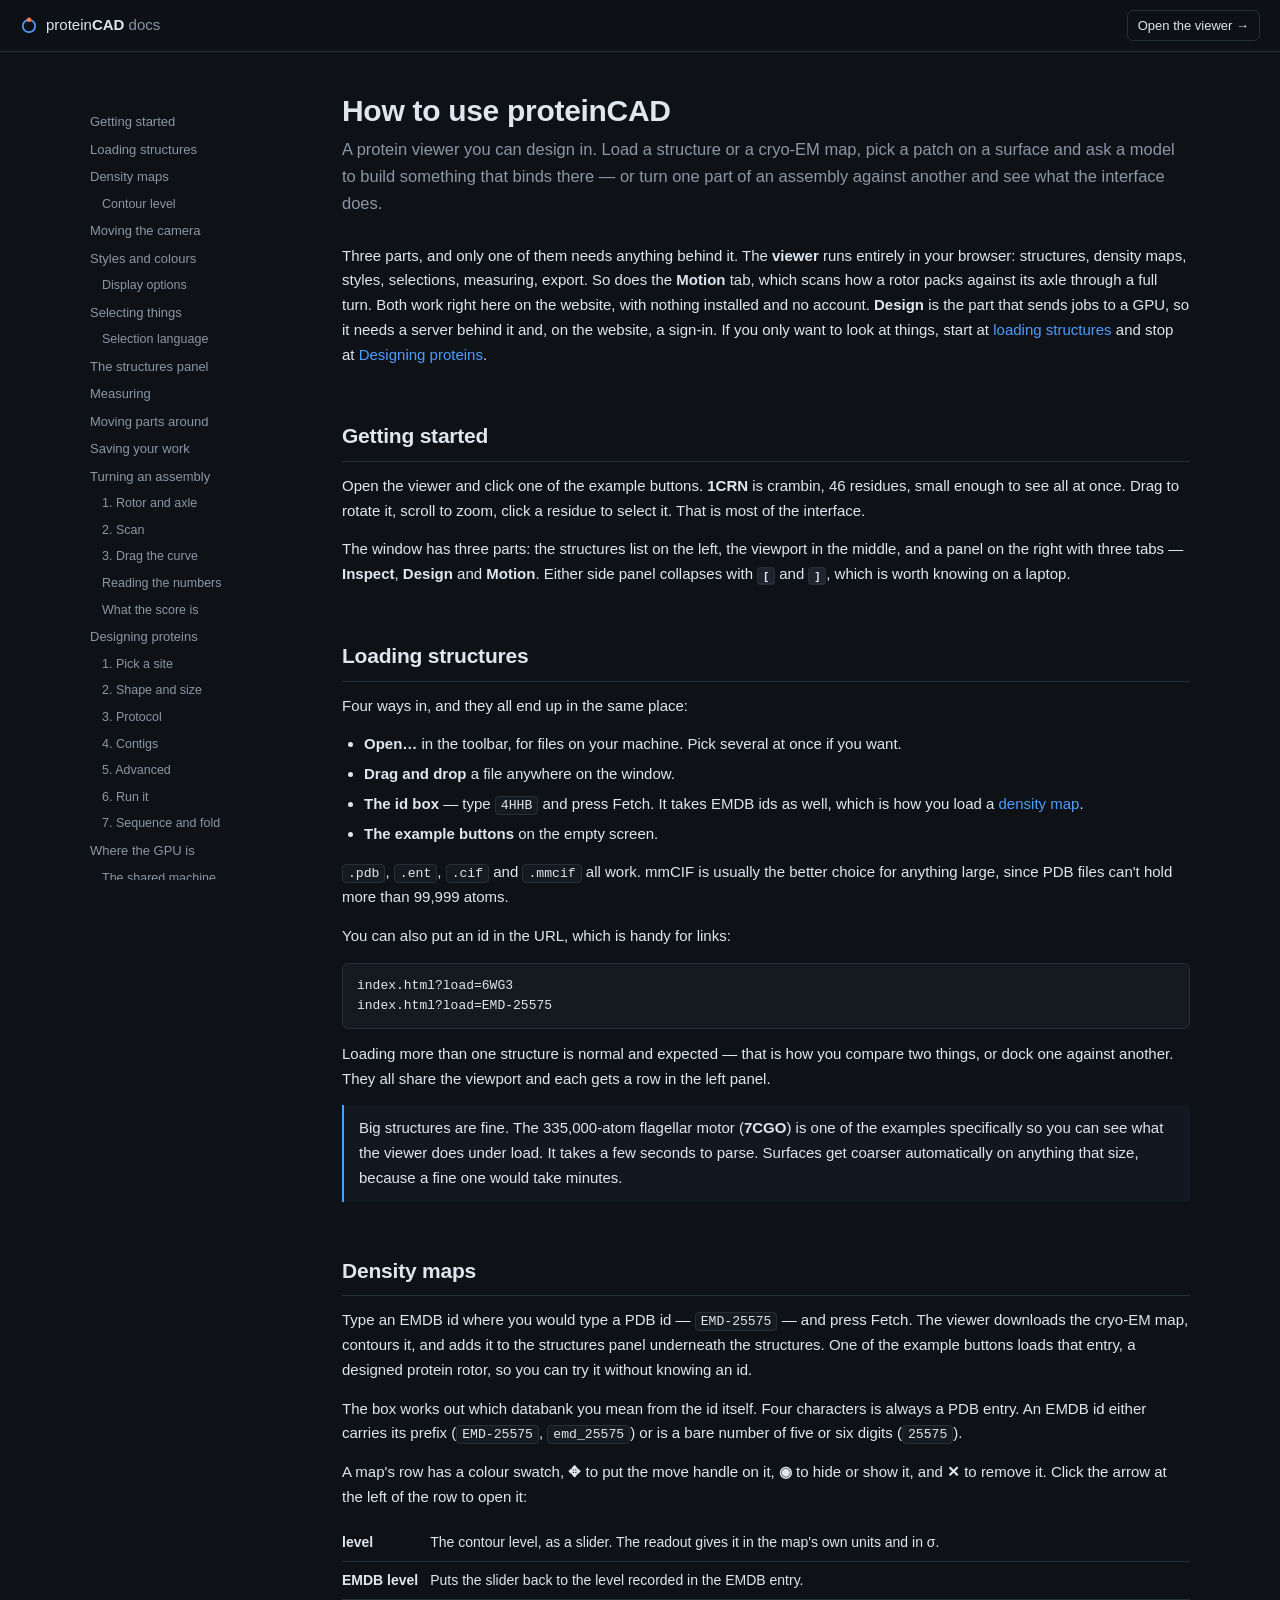
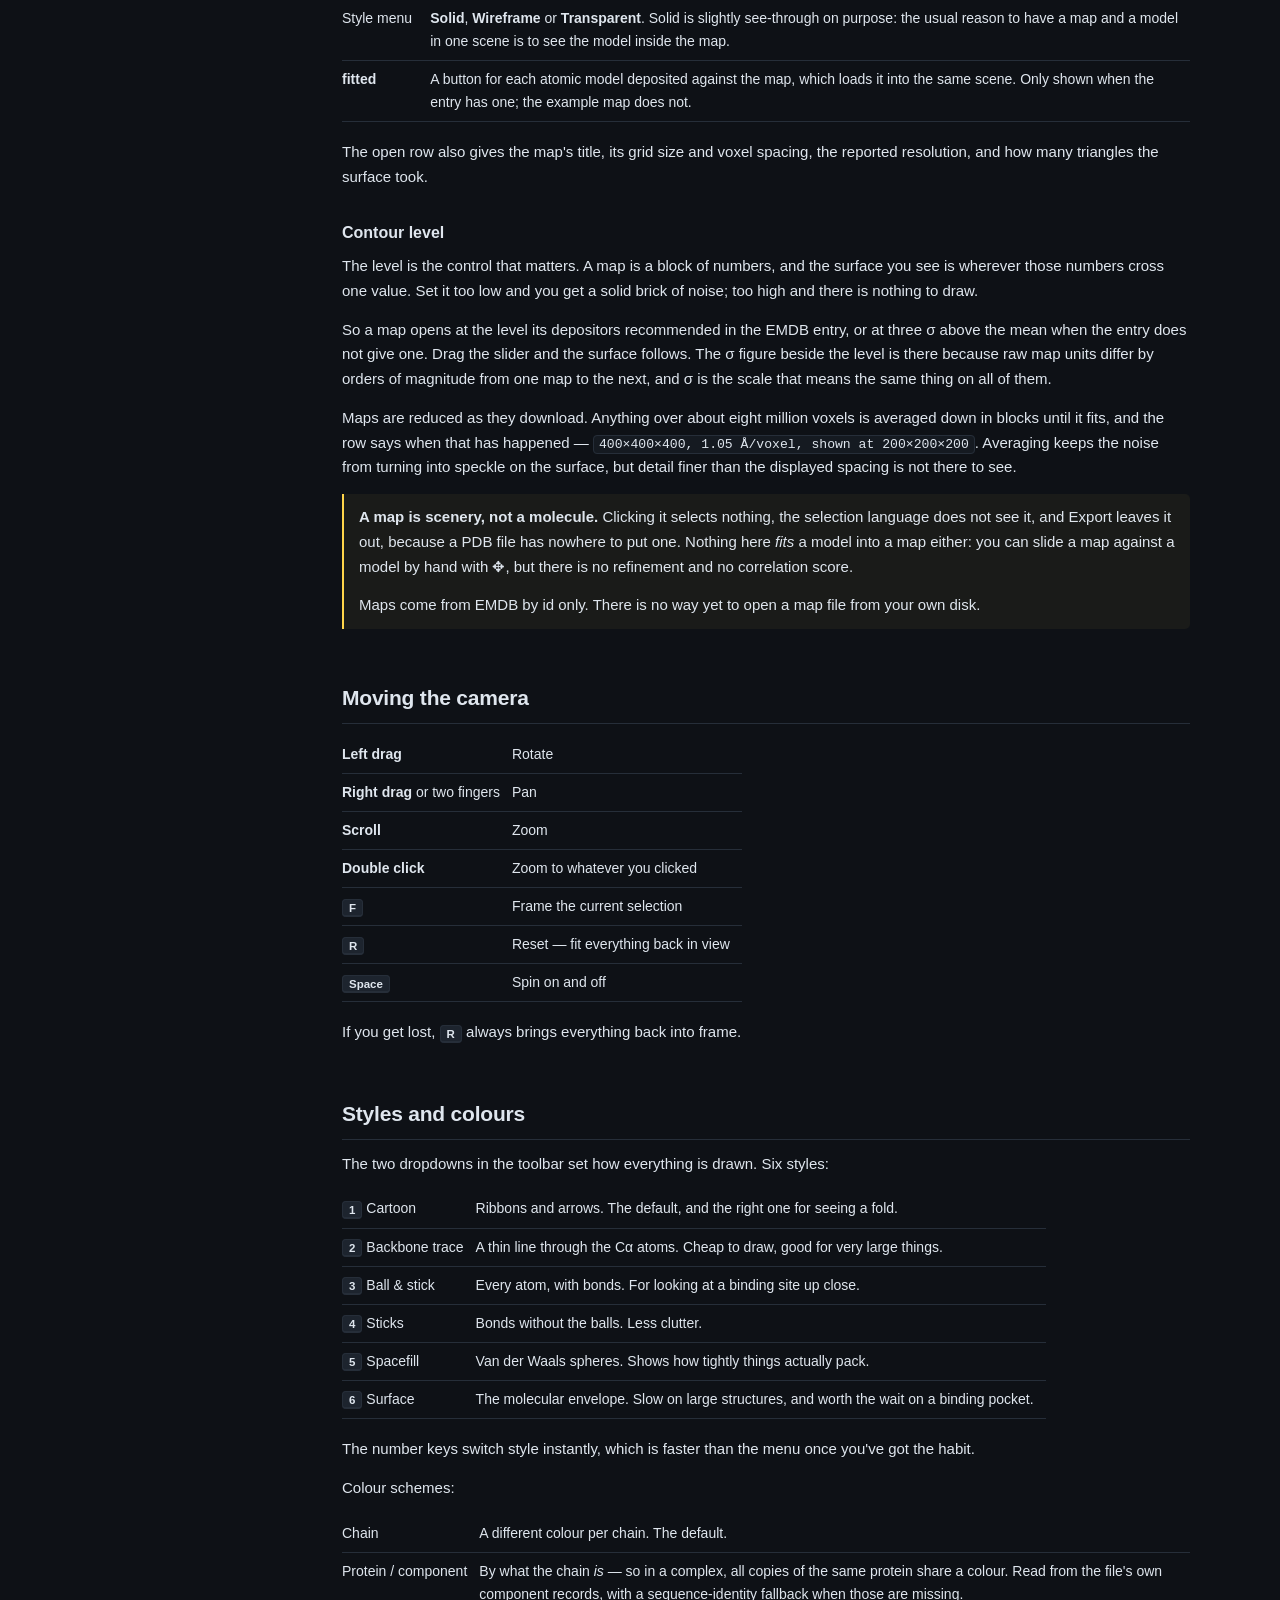
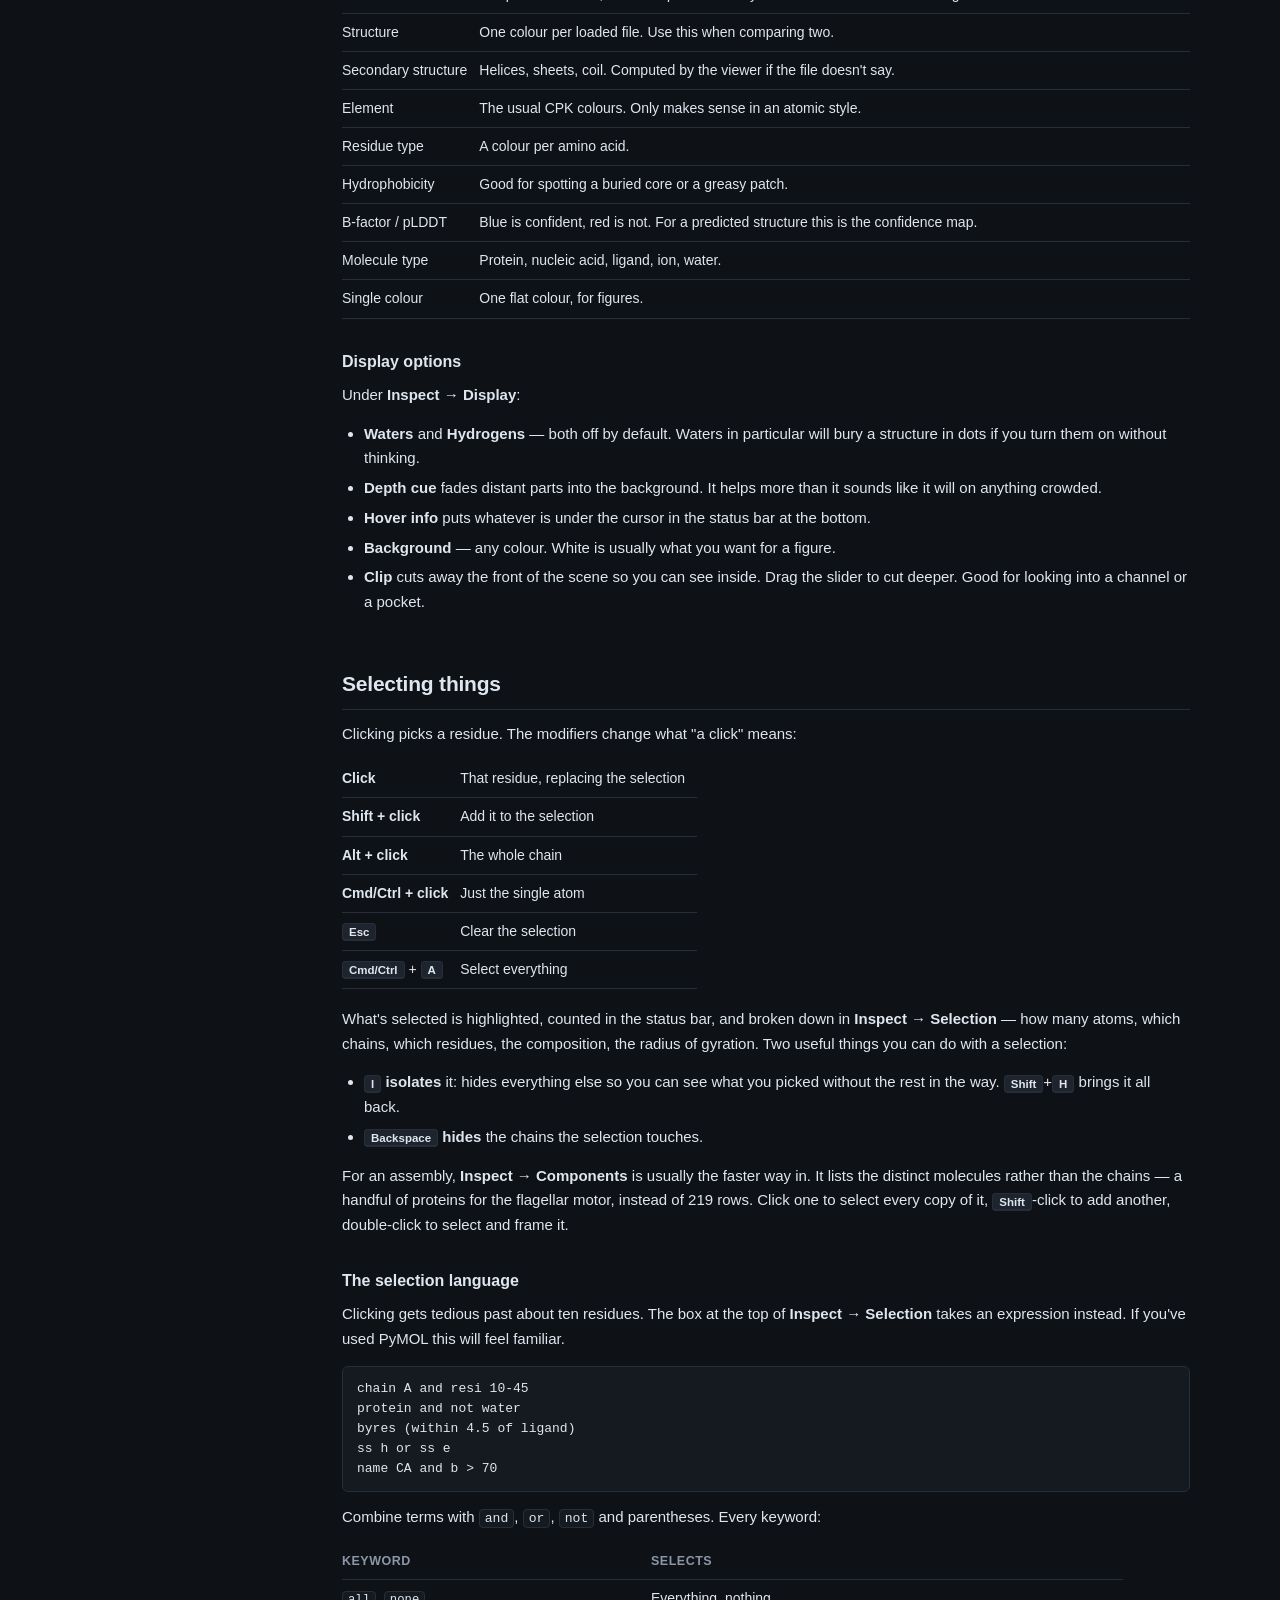
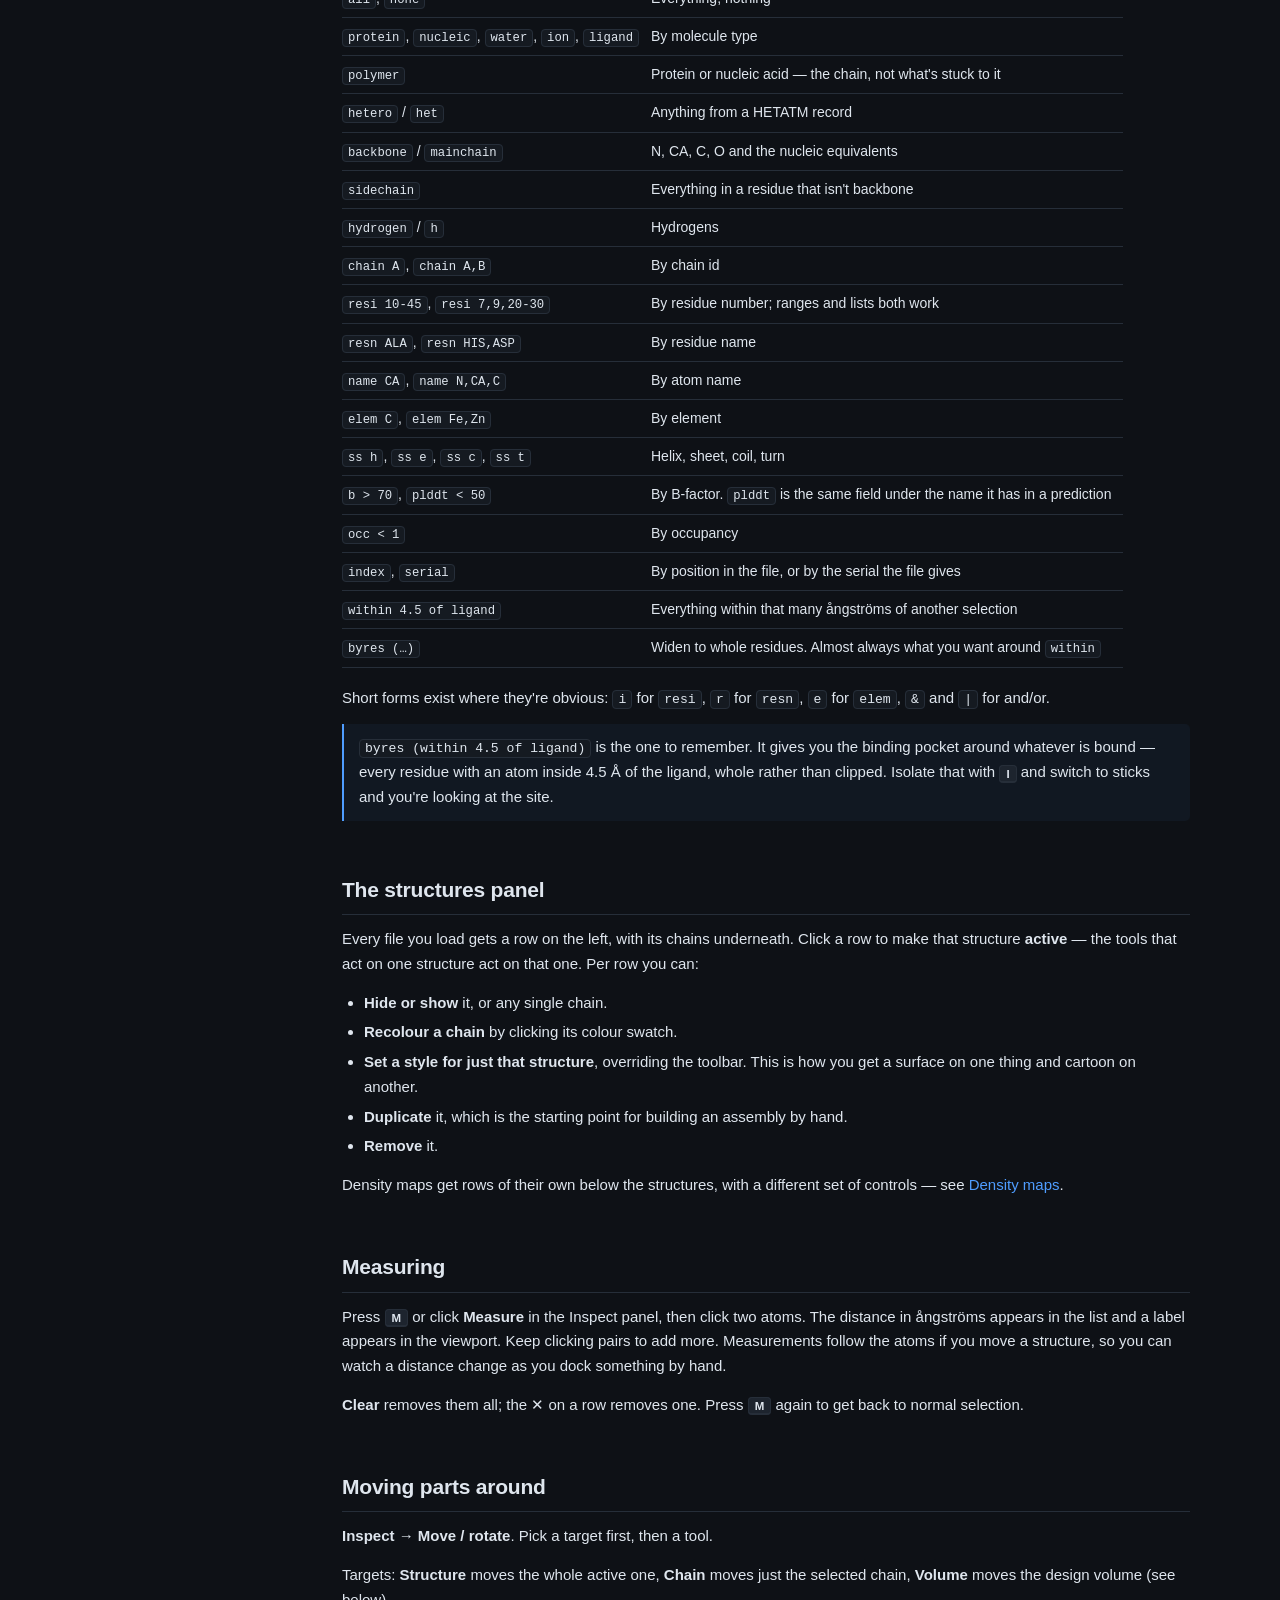
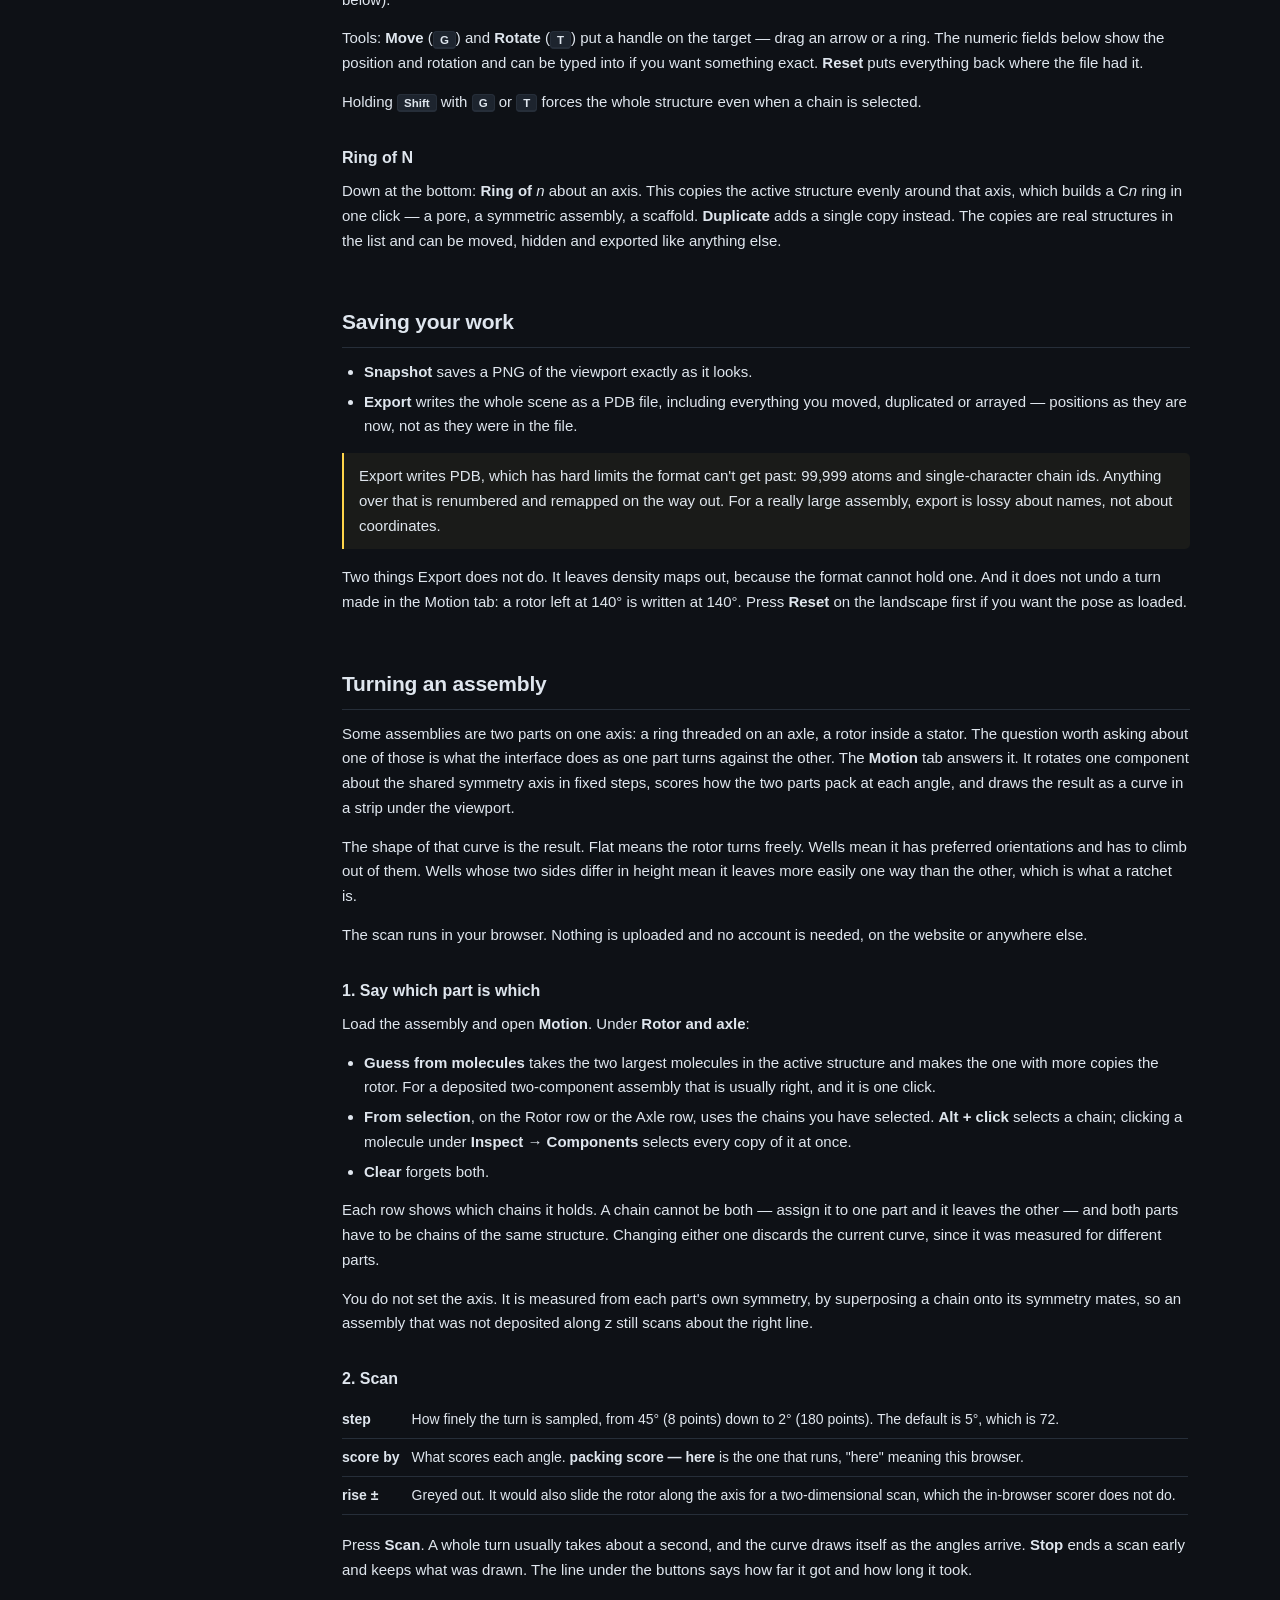
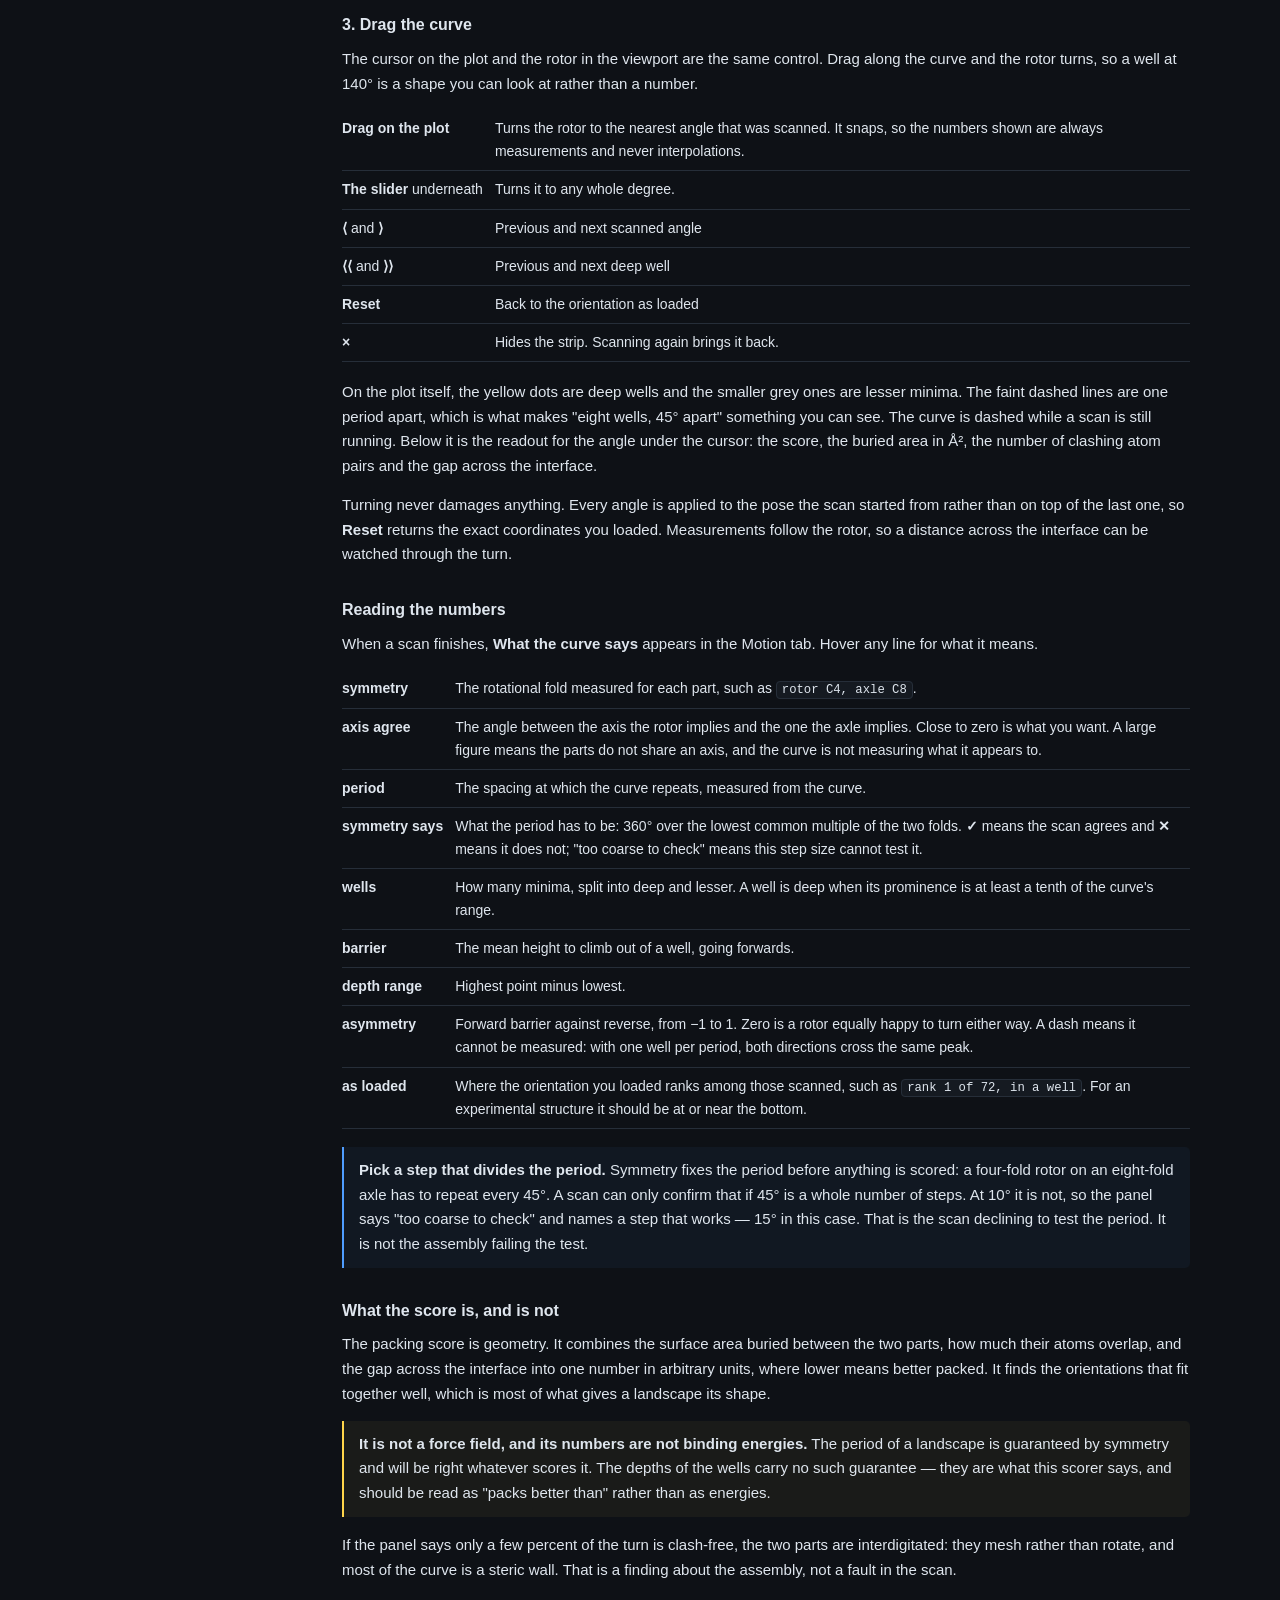
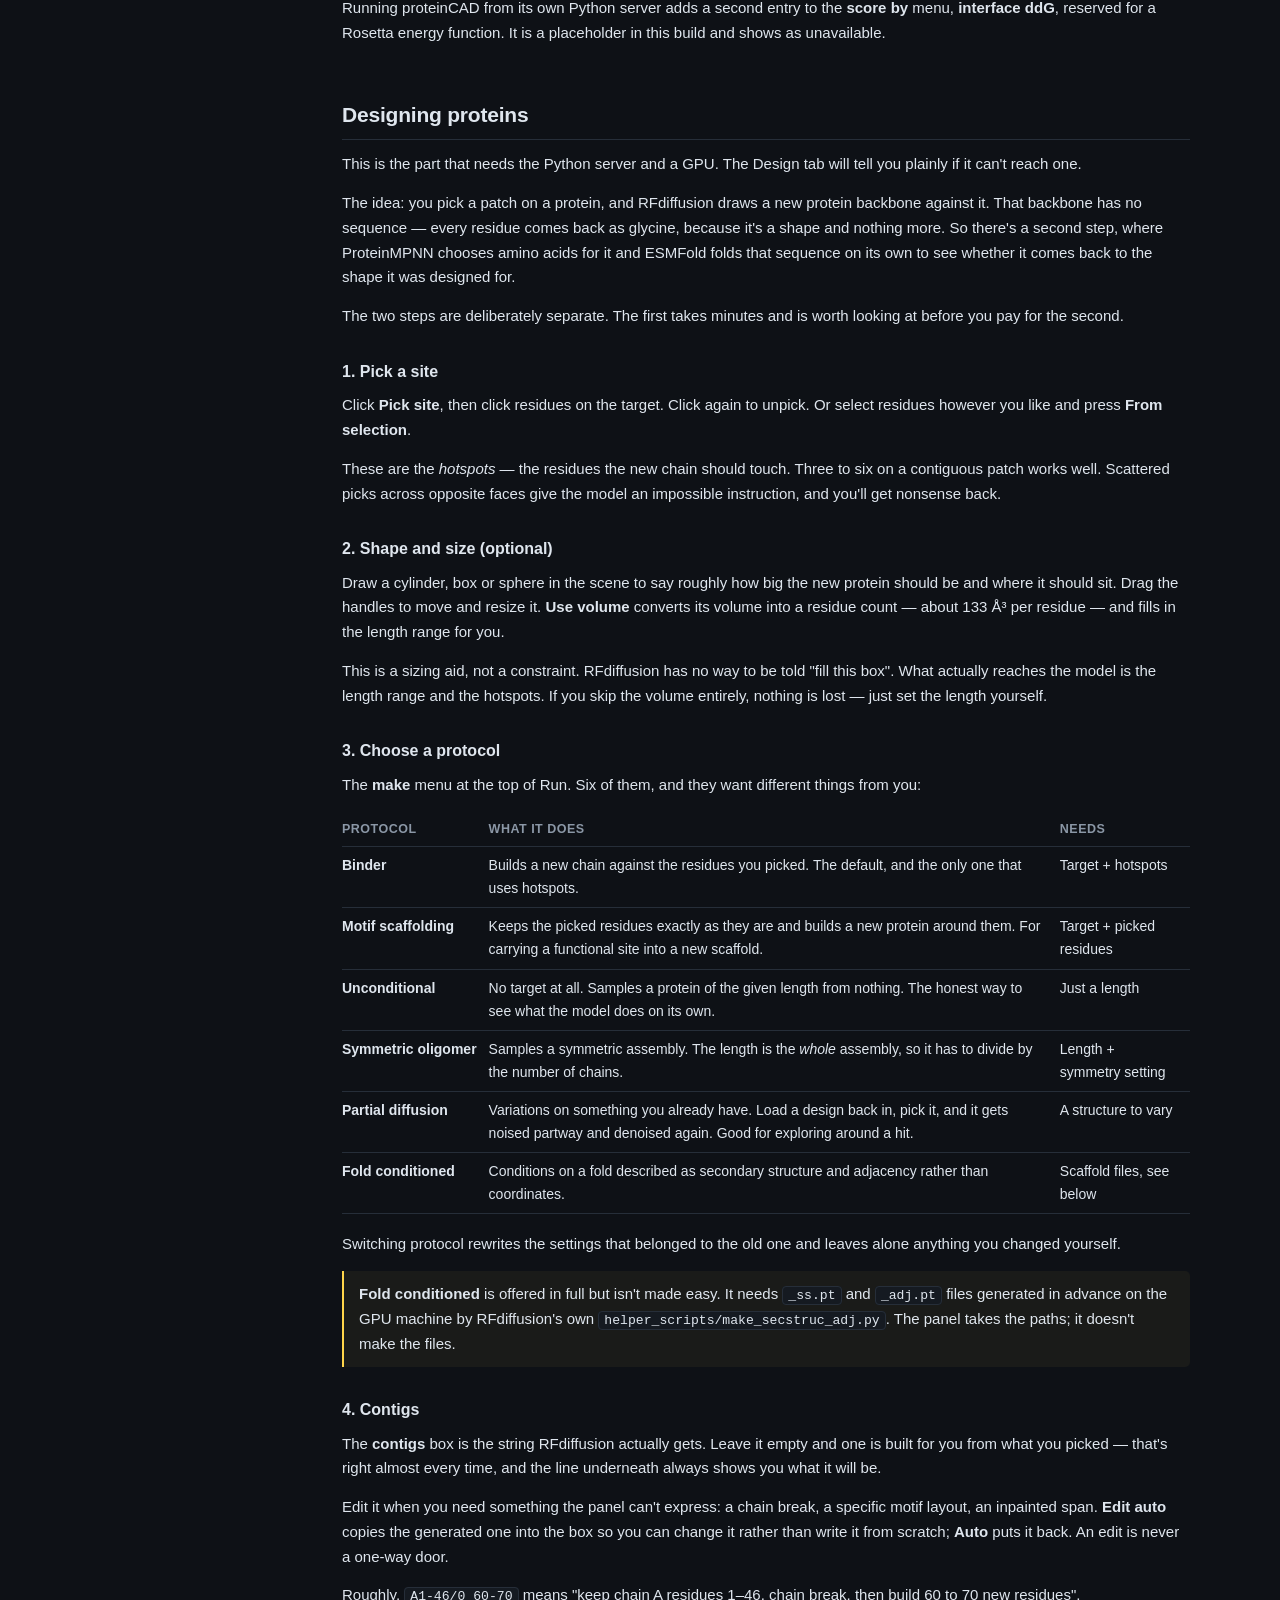
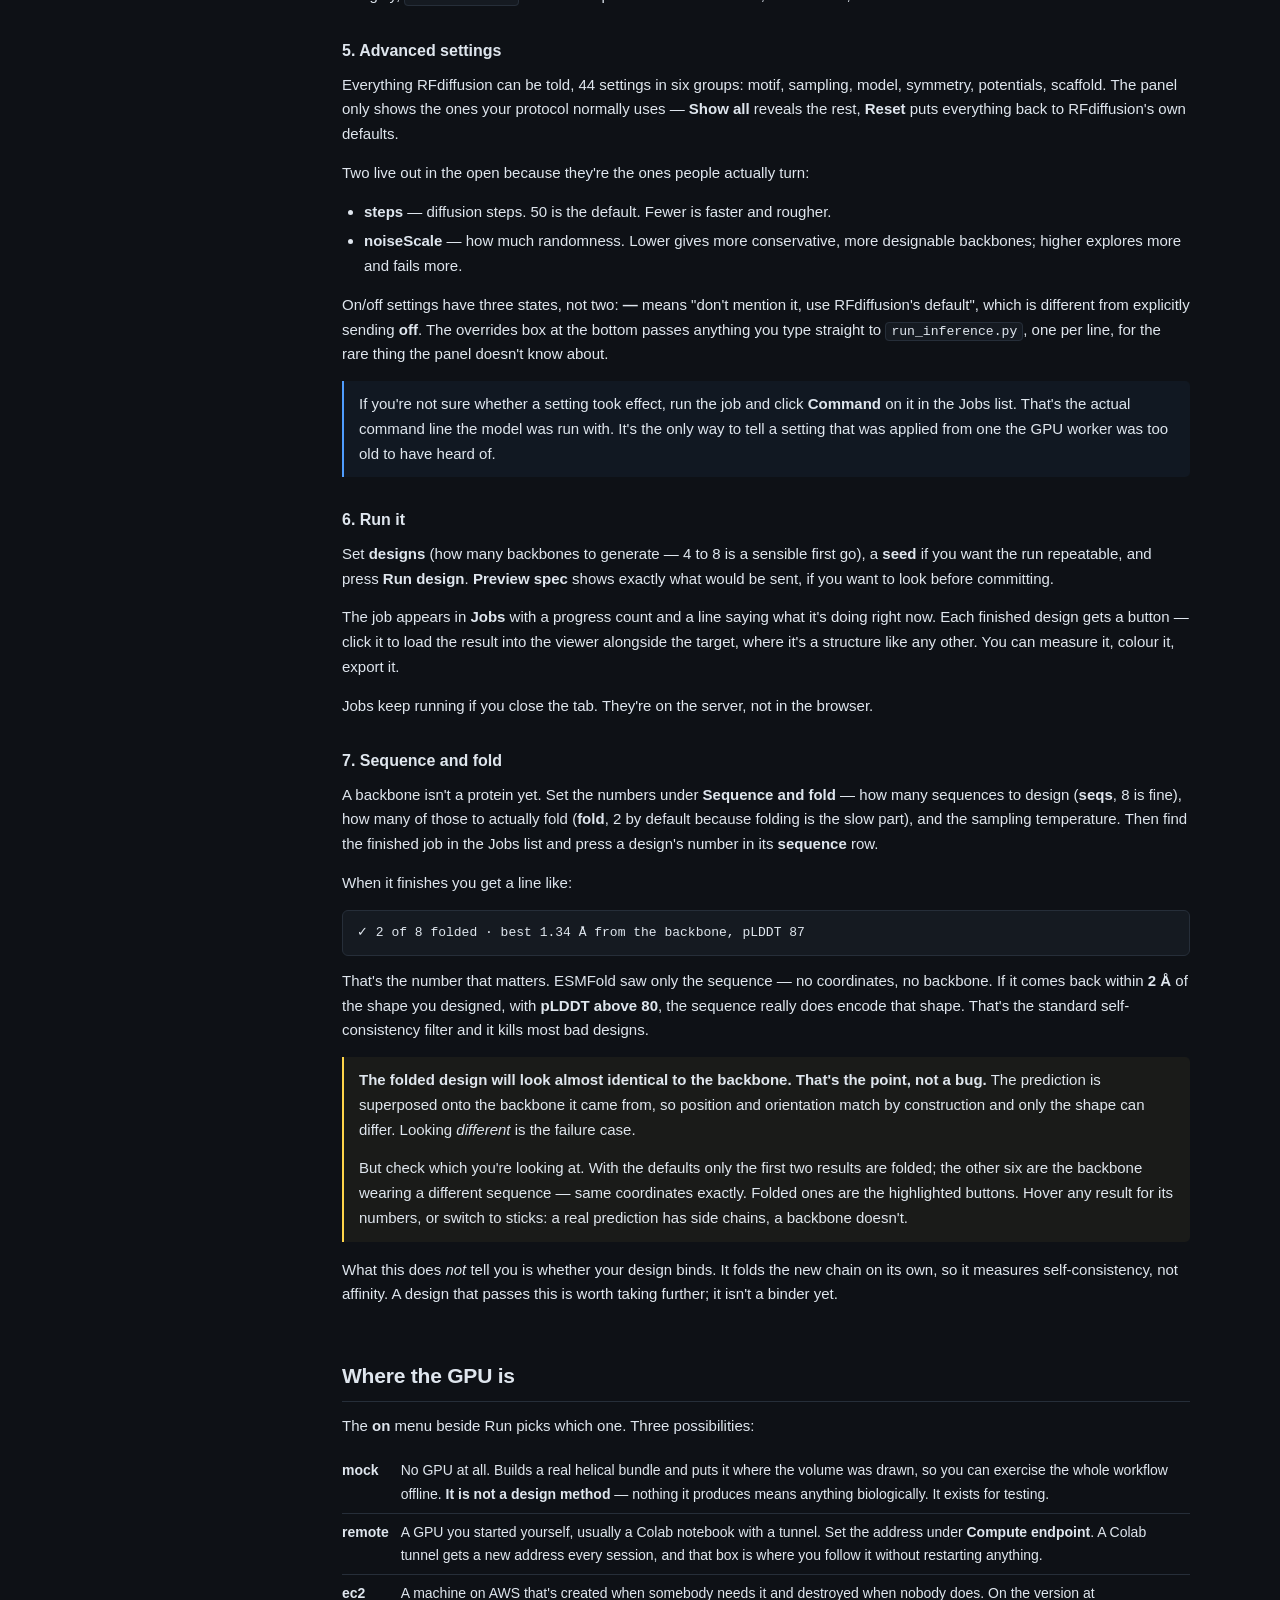
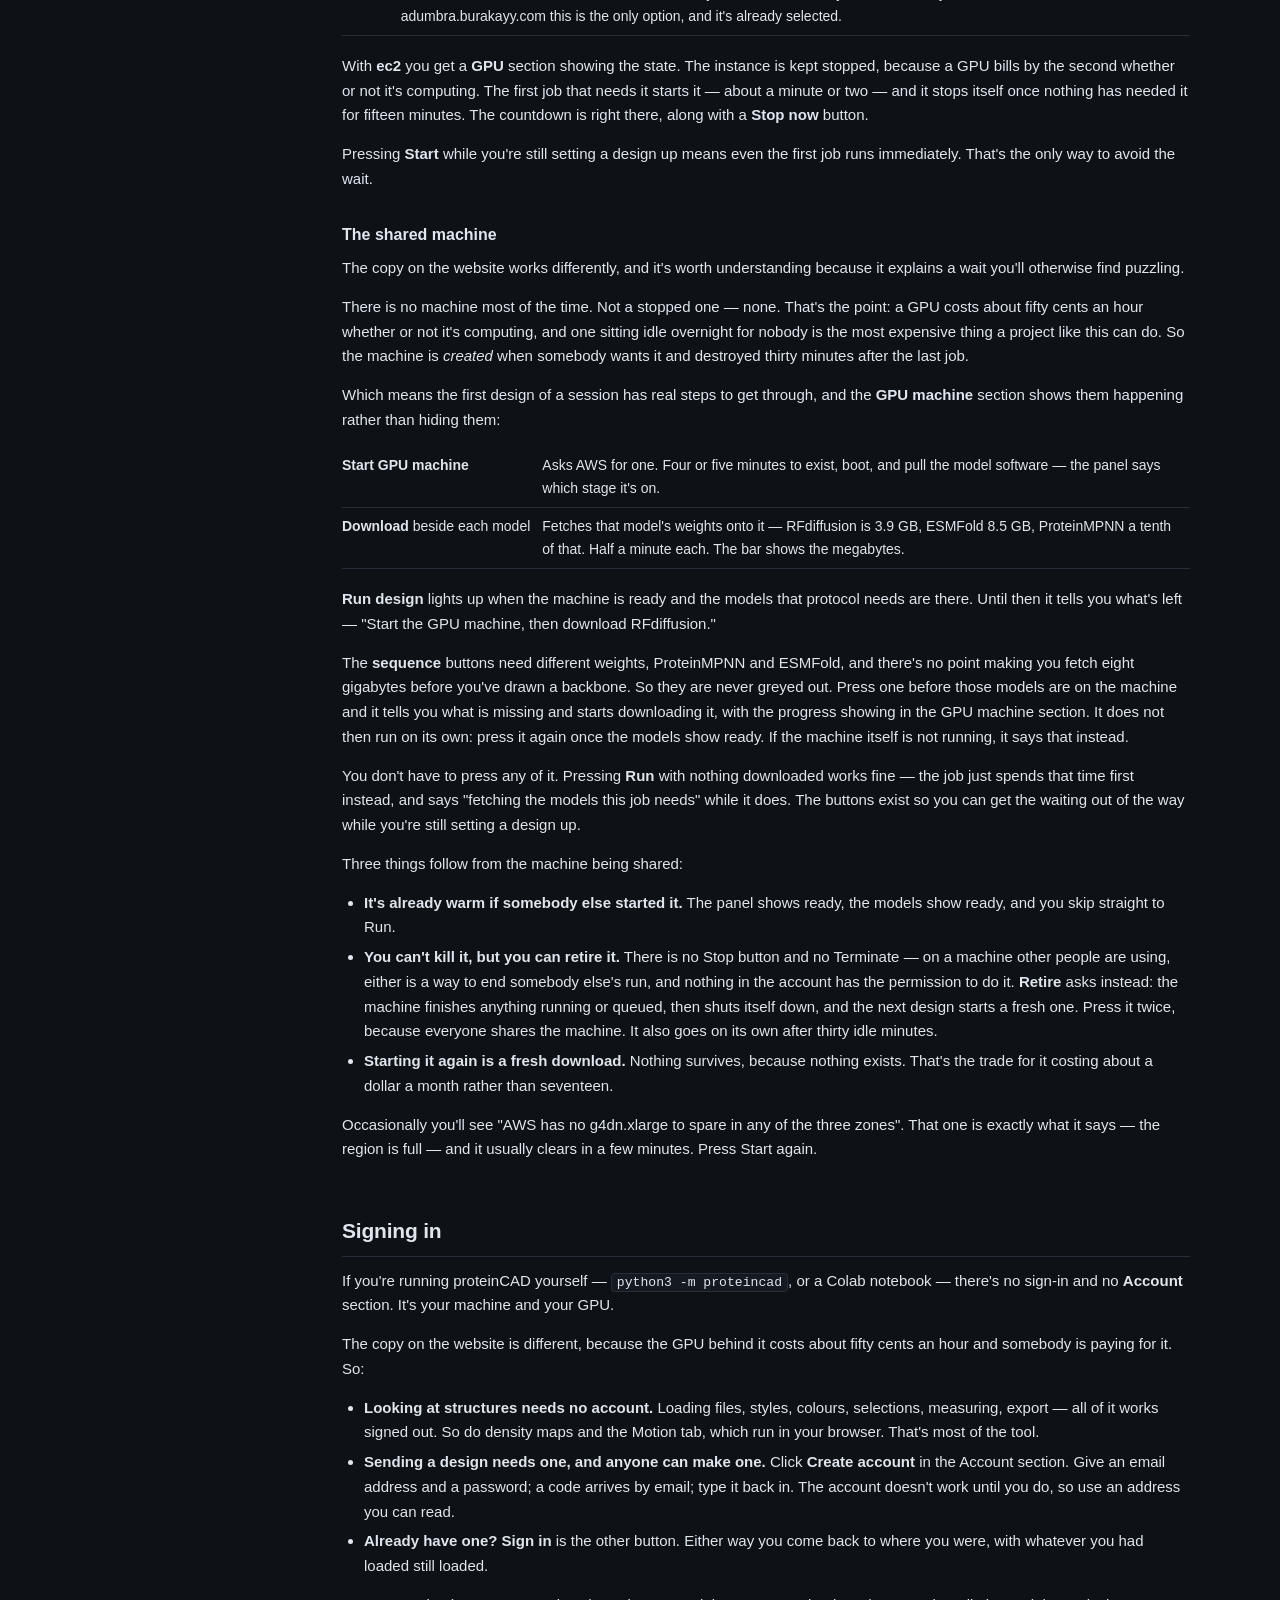
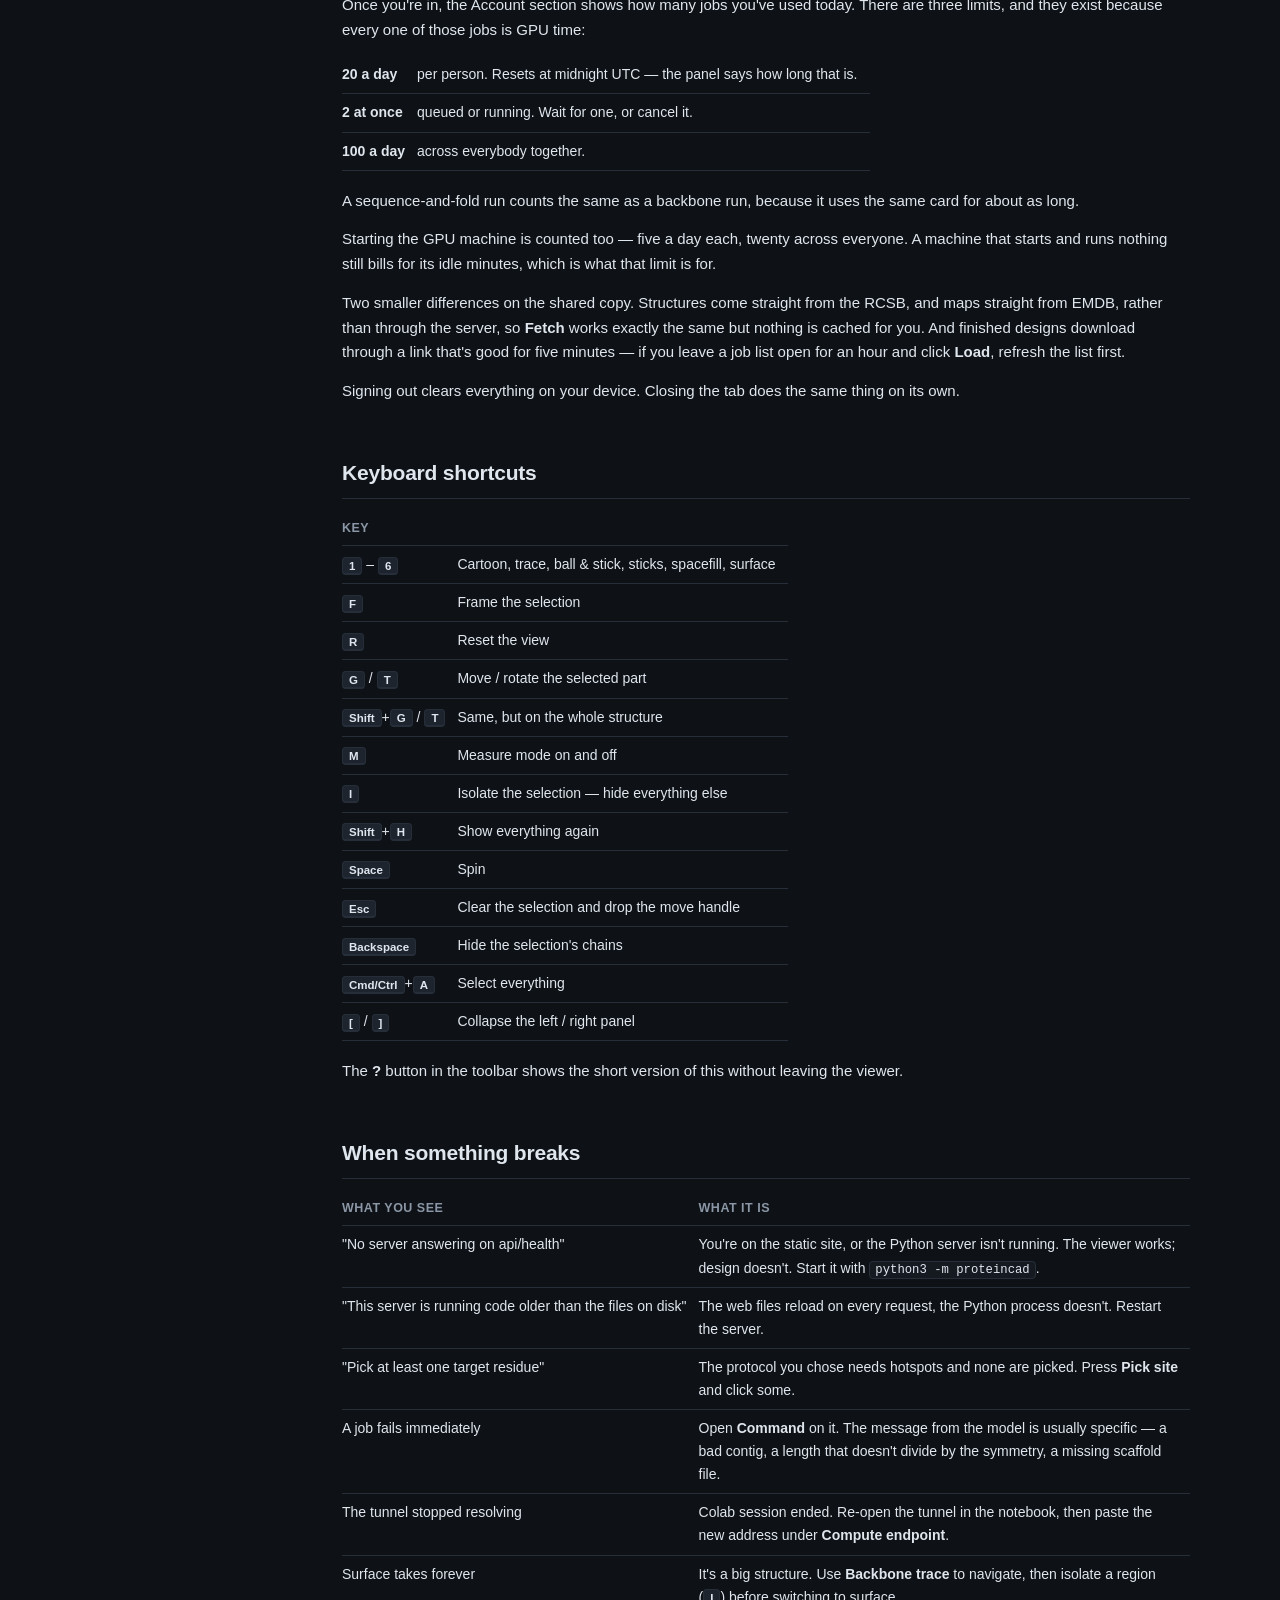
<file: web/docs.html>
<!doctype html>
<html lang="en">
<head>
<meta charset="utf-8">
<meta name="viewport" content="width=device-width, initial-scale=1">
<title>proteinCAD — how to use it</title>
<link rel="icon" href="data:image/svg+xml,<svg xmlns='http://www.w3.org/2000/svg' viewBox='0 0 32 32'><circle cx='16' cy='16' r='11' fill='none' stroke='%234f9dff' stroke-width='3'/><circle cx='16' cy='5' r='4' fill='%23ff7a5c'/></svg>">
<style>
/* Self-contained on purpose: this page shares the app's palette but none of its
   layout, so nothing here can be broken by a change to styles.css. */
:root {
  --bg: #0e1116;
  --panel: #151a21;
  --line: #262e39;
  --text: #dfe6ee;
  --muted: #8b97a6;
  --accent: #4f9dff;
  --warn: #ffd54a;
  --mono: ui-monospace, SFMono-Regular, 'SF Mono', Menlo, Consolas, monospace;
  --font: -apple-system, BlinkMacSystemFont, 'Segoe UI', Roboto, Helvetica, Arial, sans-serif;
}
* { box-sizing: border-box; }
html { scroll-behavior: smooth; scroll-padding-top: 70px; }
body {
  margin: 0;
  background: var(--bg);
  color: var(--text);
  font: 15px/1.65 var(--font);
  -webkit-font-smoothing: antialiased;
}
header.bar {
  position: sticky; top: 0; z-index: 10;
  display: flex; align-items: center; gap: 14px;
  padding: 10px 20px;
  background: rgba(14, 17, 22, 0.92);
  backdrop-filter: blur(8px);
  border-bottom: 1px solid var(--line);
}
header.bar .brand { display: flex; align-items: center; gap: 8px; font-size: 15px; }
header.bar .spacer { flex: 1; }
a { color: var(--accent); text-decoration: none; }
/* Scoped to the content rather than every anchor on the page. Whoever hosts
   this may inject a link of their own into the header with its own styling,
   and a blanket a:hover outranks a class rule that only sets colour. */
main a:hover, footer a:hover { text-decoration: underline; }
.back {
  padding: 4px 10px; border: 1px solid var(--line); border-radius: 6px;
  color: var(--text); font-size: 13px;
}
.back:hover { border-color: var(--accent); text-decoration: none; }

.wrap { max-width: 1140px; margin: 0 auto; padding: 0 20px 100px; display: flex; gap: 44px; }
nav.toc {
  position: sticky; top: 70px; align-self: flex-start;
  width: 208px; flex: 0 0 208px; padding-top: 38px;
  max-height: calc(100vh - 90px); overflow-y: auto;
  font-size: 13px;
}
nav.toc a { display: block; padding: 3px 0; color: var(--muted); }
nav.toc a:hover { color: var(--text); text-decoration: none; }
nav.toc .sub { padding-left: 12px; font-size: 12.5px; }
main { flex: 1; min-width: 0; padding-top: 30px; }

h1 { font-size: 30px; line-height: 1.25; margin: 10px 0 6px; letter-spacing: -0.01em; }
h2 {
  font-size: 21px; margin: 52px 0 12px; padding-bottom: 7px;
  border-bottom: 1px solid var(--line); letter-spacing: -0.01em;
}
h3 { font-size: 16px; margin: 30px 0 8px; }
p, ul, ol { margin: 0 0 14px; }
ul, ol { padding-left: 22px; }
li { margin-bottom: 5px; }
.lede { color: var(--muted); font-size: 16.5px; margin-bottom: 26px; }
code {
  font-family: var(--mono); font-size: 0.875em;
  background: var(--panel); border: 1px solid var(--line);
  border-radius: 4px; padding: 1px 5px;
}
pre {
  background: var(--panel); border: 1px solid var(--line); border-radius: 6px;
  padding: 12px 14px; overflow-x: auto; font-size: 13px; line-height: 1.55;
}
pre code { background: none; border: 0; padding: 0; font-size: inherit; }
kbd {
  font-family: var(--font); font-size: 11.5px; font-weight: 600;
  background: #1d242e; border: 1px solid var(--line); border-bottom-width: 2px;
  border-radius: 4px; padding: 1.5px 6px; white-space: nowrap;
}
table { width: 100%; border-collapse: collapse; margin: 0 0 18px; font-size: 14px; display: block; overflow-x: auto; }
th, td { text-align: left; padding: 7px 12px 7px 0; border-bottom: 1px solid var(--line); vertical-align: top; }
th { color: var(--muted); font-weight: 600; font-size: 12.5px; text-transform: uppercase; letter-spacing: 0.04em; }
td:first-child { white-space: nowrap; }
td code { white-space: nowrap; }
.note {
  border-left: 2px solid var(--accent); background: rgba(79, 157, 255, 0.05);
  padding: 11px 15px; margin: 0 0 16px; border-radius: 0 5px 5px 0;
}
.warn { border-left-color: var(--warn); background: rgba(255, 213, 74, 0.05); }
.note p:last-child { margin-bottom: 0; }
.muted { color: var(--muted); }
footer { border-top: 1px solid var(--line); margin-top: 60px; padding-top: 20px; color: var(--muted); font-size: 13px; }

@media (max-width: 860px) {
  .wrap { display: block; padding: 0 18px 70px; }
  nav.toc {
    position: static; width: auto; max-height: none; padding: 26px 0 0;
    columns: 2; column-gap: 20px;
  }
  main { padding-top: 22px; }
  h1 { font-size: 25px; }
  h2 { margin-top: 42px; }
  /* The one table whose first column is sentences rather than labels. Held on
     one line it pushes the answer off the side of a phone. */
  table.symptoms td:first-child { white-space: normal; min-width: 8.5em; }
}
</style>
</head>
<body>

<header class="bar">
  <span class="brand">
    <svg viewBox="0 0 32 32" width="18" height="18" aria-hidden="true">
      <circle cx="16" cy="16" r="11" fill="none" stroke="#4f9dff" stroke-width="3"/>
      <circle cx="16" cy="5" r="4" fill="#ff7a5c"/>
    </svg>
    <span>protein<b>CAD</b> <span class="muted">docs</span></span>
  </span>
  <span class="spacer"></span>
  <a class="back" href="./index.html">Open the viewer →</a>
</header>

<div class="wrap">

<nav class="toc">
  <a href="#start">Getting started</a>
  <a href="#load">Loading structures</a>
  <a href="#maps">Density maps</a>
  <a href="#level" class="sub">Contour level</a>
  <a href="#move">Moving the camera</a>
  <a href="#look">Styles and colours</a>
  <a href="#display" class="sub">Display options</a>
  <a href="#pick">Selecting things</a>
  <a href="#language" class="sub">Selection language</a>
  <a href="#panel">The structures panel</a>
  <a href="#measure">Measuring</a>
  <a href="#transform">Moving parts around</a>
  <a href="#export">Saving your work</a>
  <a href="#motion">Turning an assembly</a>
  <a href="#parts" class="sub">1. Rotor and axle</a>
  <a href="#scan" class="sub">2. Scan</a>
  <a href="#scrub" class="sub">3. Drag the curve</a>
  <a href="#readout" class="sub">Reading the numbers</a>
  <a href="#score" class="sub">What the score is</a>
  <a href="#design">Designing proteins</a>
  <a href="#site" class="sub">1. Pick a site</a>
  <a href="#shape" class="sub">2. Shape and size</a>
  <a href="#protocols" class="sub">3. Protocol</a>
  <a href="#contigs" class="sub">4. Contigs</a>
  <a href="#advanced" class="sub">5. Advanced</a>
  <a href="#run" class="sub">6. Run it</a>
  <a href="#sequence" class="sub">7. Sequence and fold</a>
  <a href="#gpu">Where the GPU is</a>
  <a href="#machine" class="sub">The shared machine</a>
  <a href="#account">Signing in</a>
  <a href="#keys">Keyboard shortcuts</a>
  <a href="#trouble">When something breaks</a>
</nav>

<main>

<h1>How to use proteinCAD</h1>
<p class="lede">A protein viewer you can design in. Load a structure or a cryo-EM
map, pick a patch on a surface and ask a model to build something that binds
there — or turn one part of an assembly against another and see what the
interface does.</p>

<p>Three parts, and only one of them needs anything behind it. The
<b>viewer</b> runs entirely in your browser: structures, density maps, styles,
selections, measuring, export. So does the <b>Motion</b> tab, which scans how a
rotor packs against its axle through a full turn. Both work right here on the
website, with nothing installed and no account. <b>Design</b> is the part that
sends jobs to a GPU, so it needs a server behind it and, on the website, a
sign-in. If you only want to look at things, start at
<a href="#load">loading structures</a> and stop at
<a href="#design">Designing proteins</a>.</p>

<h2 id="start">Getting started</h2>

<p>Open the viewer and click one of the example buttons. <b>1CRN</b> is
crambin, 46 residues, small enough to see all at once. Drag to rotate it,
scroll to zoom, click a residue to select it. That is most of the interface.</p>

<p>The window has three parts: the structures list on the left, the viewport in
the middle, and a panel on the right with three tabs — <b>Inspect</b>,
<b>Design</b> and <b>Motion</b>. Either side panel collapses with <kbd>[</kbd>
and <kbd>]</kbd>, which is worth knowing on a laptop.</p>

<h2 id="load">Loading structures</h2>

<p>Four ways in, and they all end up in the same place:</p>

<ul>
  <li><b>Open…</b> in the toolbar, for files on your machine. Pick several at
  once if you want.</li>
  <li><b>Drag and drop</b> a file anywhere on the window.</li>
  <li><b>The id box</b> — type <code>4HHB</code> and press Fetch. It takes EMDB
  ids as well, which is how you load a <a href="#maps">density map</a>.</li>
  <li><b>The example buttons</b> on the empty screen.</li>
</ul>

<p><code>.pdb</code>, <code>.ent</code>, <code>.cif</code> and
<code>.mmcif</code> all work. mmCIF is usually the better choice for anything
large, since PDB files can't hold more than 99,999 atoms.</p>

<p>You can also put an id in the URL, which is handy for links:</p>

<pre><code>index.html?load=6WG3
index.html?load=EMD-25575</code></pre>

<p>Loading more than one structure is normal and expected — that is how you
compare two things, or dock one against another. They all share the viewport
and each gets a row in the left panel.</p>

<div class="note">
<p>Big structures are fine. The 335,000-atom flagellar motor (<b>7CGO</b>) is
one of the examples specifically so you can see what the viewer does under
load. It takes a few seconds to parse. Surfaces get coarser automatically on
anything that size, because a fine one would take minutes.</p>
</div>

<h2 id="maps">Density maps</h2>

<p>Type an EMDB id where you would type a PDB id — <code>EMD-25575</code> — and
press Fetch. The viewer downloads the cryo-EM map, contours it, and adds it to
the structures panel underneath the structures. One of the example buttons loads
that entry, a designed protein rotor, so you can try it without knowing an
id.</p>

<p>The box works out which databank you mean from the id itself. Four characters
is always a PDB entry. An EMDB id either carries its prefix
(<code>EMD-25575</code>, <code>emd_25575</code>) or is a bare number of five or
six digits (<code>25575</code>).</p>

<p>A map's row has a colour swatch, <b>✥</b> to put the move handle on it,
<b>◉</b> to hide or show it, and <b>✕</b> to remove it. Click the arrow at the
left of the row to open it:</p>

<table>
  <tr><td><b>level</b></td><td>The contour level, as a slider. The readout gives it in the map's own units and in σ.</td></tr>
  <tr><td><b>EMDB level</b></td><td>Puts the slider back to the level recorded in the EMDB entry.</td></tr>
  <tr><td>Style menu</td><td><b>Solid</b>, <b>Wireframe</b> or <b>Transparent</b>. Solid is slightly see-through on purpose: the usual reason to have a map and a model in one scene is to see the model inside the map.</td></tr>
  <tr><td><b>fitted</b></td><td>A button for each atomic model deposited against the map, which loads it into the same scene. Only shown when the entry has one; the example map does not.</td></tr>
</table>

<p>The open row also gives the map's title, its grid size and voxel spacing, the
reported resolution, and how many triangles the surface took.</p>

<h3 id="level">Contour level</h3>

<p>The level is the control that matters. A map is a block of numbers, and the
surface you see is wherever those numbers cross one value. Set it too low and
you get a solid brick of noise; too high and there is nothing to draw.</p>

<p>So a map opens at the level its depositors recommended in the EMDB entry, or
at three σ above the mean when the entry does not give one. Drag the slider and
the surface follows. The σ figure beside the level is there because raw map
units differ by orders of magnitude from one map to the next, and σ is the scale
that means the same thing on all of them.</p>

<p>Maps are reduced as they download. Anything over about eight million voxels
is averaged down in blocks until it fits, and the row says when that has
happened — <code>400×400×400, 1.05 Å/voxel, shown at 200×200×200</code>.
Averaging keeps the noise from turning into speckle on the surface, but detail
finer than the displayed spacing is not there to see.</p>

<div class="note warn">
<p><b>A map is scenery, not a molecule.</b> Clicking it selects nothing, the
selection language does not see it, and Export leaves it out, because a PDB file
has nowhere to put one. Nothing here <em>fits</em> a model into a map either:
you can slide a map against a model by hand with ✥, but there is no refinement
and no correlation score.</p>
<p>Maps come from EMDB by id only. There is no way yet to open a map file from
your own disk.</p>
</div>

<h2 id="move">Moving the camera</h2>

<table>
  <tr><td><b>Left drag</b></td><td>Rotate</td></tr>
  <tr><td><b>Right drag</b> or two fingers</td><td>Pan</td></tr>
  <tr><td><b>Scroll</b></td><td>Zoom</td></tr>
  <tr><td><b>Double click</b></td><td>Zoom to whatever you clicked</td></tr>
  <tr><td><kbd>F</kbd></td><td>Frame the current selection</td></tr>
  <tr><td><kbd>R</kbd></td><td>Reset — fit everything back in view</td></tr>
  <tr><td><kbd>Space</kbd></td><td>Spin on and off</td></tr>
</table>

<p>If you get lost, <kbd>R</kbd> always brings everything back into frame.</p>

<h2 id="look">Styles and colours</h2>

<p>The two dropdowns in the toolbar set how everything is drawn. Six styles:</p>

<table>
  <tr><td><kbd>1</kbd> Cartoon</td><td>Ribbons and arrows. The default, and the right one for seeing a fold.</td></tr>
  <tr><td><kbd>2</kbd> Backbone trace</td><td>A thin line through the Cα atoms. Cheap to draw, good for very large things.</td></tr>
  <tr><td><kbd>3</kbd> Ball &amp; stick</td><td>Every atom, with bonds. For looking at a binding site up close.</td></tr>
  <tr><td><kbd>4</kbd> Sticks</td><td>Bonds without the balls. Less clutter.</td></tr>
  <tr><td><kbd>5</kbd> Spacefill</td><td>Van der Waals spheres. Shows how tightly things actually pack.</td></tr>
  <tr><td><kbd>6</kbd> Surface</td><td>The molecular envelope. Slow on large structures, and worth the wait on a binding pocket.</td></tr>
</table>

<p>The number keys switch style instantly, which is faster than the menu once
you've got the habit.</p>

<p>Colour schemes:</p>

<table>
  <tr><td>Chain</td><td>A different colour per chain. The default.</td></tr>
  <tr><td>Protein / component</td><td>By what the chain <em>is</em> — so in a complex, all copies of the same protein share a colour. Read from the file's own component records, with a sequence-identity fallback when those are missing.</td></tr>
  <tr><td>Structure</td><td>One colour per loaded file. Use this when comparing two.</td></tr>
  <tr><td>Secondary structure</td><td>Helices, sheets, coil. Computed by the viewer if the file doesn't say.</td></tr>
  <tr><td>Element</td><td>The usual CPK colours. Only makes sense in an atomic style.</td></tr>
  <tr><td>Residue type</td><td>A colour per amino acid.</td></tr>
  <tr><td>Hydrophobicity</td><td>Good for spotting a buried core or a greasy patch.</td></tr>
  <tr><td>B-factor / pLDDT</td><td>Blue is confident, red is not. For a predicted structure this is the confidence map.</td></tr>
  <tr><td>Molecule type</td><td>Protein, nucleic acid, ligand, ion, water.</td></tr>
  <tr><td>Single colour</td><td>One flat colour, for figures.</td></tr>
</table>

<h3 id="display">Display options</h3>

<p>Under <b>Inspect → Display</b>:</p>

<ul>
  <li><b>Waters</b> and <b>Hydrogens</b> — both off by default. Waters in
  particular will bury a structure in dots if you turn them on without
  thinking.</li>
  <li><b>Depth cue</b> fades distant parts into the background. It helps more
  than it sounds like it will on anything crowded.</li>
  <li><b>Hover info</b> puts whatever is under the cursor in the status bar at
  the bottom.</li>
  <li><b>Background</b> — any colour. White is usually what you want for a
  figure.</li>
  <li><b>Clip</b> cuts away the front of the scene so you can see inside. Drag
  the slider to cut deeper. Good for looking into a channel or a pocket.</li>
</ul>

<h2 id="pick">Selecting things</h2>

<p>Clicking picks a residue. The modifiers change what "a click" means:</p>

<table>
  <tr><td><b>Click</b></td><td>That residue, replacing the selection</td></tr>
  <tr><td><b>Shift + click</b></td><td>Add it to the selection</td></tr>
  <tr><td><b>Alt + click</b></td><td>The whole chain</td></tr>
  <tr><td><b>Cmd/Ctrl + click</b></td><td>Just the single atom</td></tr>
  <tr><td><kbd>Esc</kbd></td><td>Clear the selection</td></tr>
  <tr><td><kbd>Cmd/Ctrl</kbd> + <kbd>A</kbd></td><td>Select everything</td></tr>
</table>

<p>What's selected is highlighted, counted in the status bar, and broken down
in <b>Inspect → Selection</b> — how many atoms, which chains, which residues,
the composition, the radius of gyration. Two useful things you can do with a
selection:</p>

<ul>
  <li><kbd>I</kbd> <b>isolates</b> it: hides everything else so you can see what
  you picked without the rest in the way. <kbd>Shift</kbd>+<kbd>H</kbd> brings
  it all back.</li>
  <li><kbd>Backspace</kbd> <b>hides</b> the chains the selection touches.</li>
</ul>

<p>For an assembly, <b>Inspect → Components</b> is usually the faster way in. It
lists the distinct molecules rather than the chains — a handful of proteins for
the flagellar motor, instead of 219 rows. Click one to select every copy of it,
<kbd>Shift</kbd>-click to add another, double-click to select and frame it.</p>

<h3 id="language">The selection language</h3>

<p>Clicking gets tedious past about ten residues. The box at the top of
<b>Inspect → Selection</b> takes an expression instead. If you've used PyMOL
this will feel familiar.</p>

<pre><code>chain A and resi 10-45
protein and not water
byres (within 4.5 of ligand)
ss h or ss e
name CA and b &gt; 70</code></pre>

<p>Combine terms with <code>and</code>, <code>or</code>, <code>not</code> and
parentheses. Every keyword:</p>

<table>
  <tr><th>Keyword</th><th>Selects</th></tr>
  <tr><td><code>all</code>, <code>none</code></td><td>Everything, nothing</td></tr>
  <tr><td><code>protein</code>, <code>nucleic</code>, <code>water</code>, <code>ion</code>, <code>ligand</code></td><td>By molecule type</td></tr>
  <tr><td><code>polymer</code></td><td>Protein or nucleic acid — the chain, not what's stuck to it</td></tr>
  <tr><td><code>hetero</code> / <code>het</code></td><td>Anything from a HETATM record</td></tr>
  <tr><td><code>backbone</code> / <code>mainchain</code></td><td>N, CA, C, O and the nucleic equivalents</td></tr>
  <tr><td><code>sidechain</code></td><td>Everything in a residue that isn't backbone</td></tr>
  <tr><td><code>hydrogen</code> / <code>h</code></td><td>Hydrogens</td></tr>
  <tr><td><code>chain A</code>, <code>chain A,B</code></td><td>By chain id</td></tr>
  <tr><td><code>resi 10-45</code>, <code>resi 7,9,20-30</code></td><td>By residue number; ranges and lists both work</td></tr>
  <tr><td><code>resn ALA</code>, <code>resn HIS,ASP</code></td><td>By residue name</td></tr>
  <tr><td><code>name CA</code>, <code>name N,CA,C</code></td><td>By atom name</td></tr>
  <tr><td><code>elem C</code>, <code>elem Fe,Zn</code></td><td>By element</td></tr>
  <tr><td><code>ss h</code>, <code>ss e</code>, <code>ss c</code>, <code>ss t</code></td><td>Helix, sheet, coil, turn</td></tr>
  <tr><td><code>b &gt; 70</code>, <code>plddt &lt; 50</code></td><td>By B-factor. <code>plddt</code> is the same field under the name it has in a prediction</td></tr>
  <tr><td><code>occ &lt; 1</code></td><td>By occupancy</td></tr>
  <tr><td><code>index</code>, <code>serial</code></td><td>By position in the file, or by the serial the file gives</td></tr>
  <tr><td><code>within 4.5 of ligand</code></td><td>Everything within that many ångströms of another selection</td></tr>
  <tr><td><code>byres (…)</code></td><td>Widen to whole residues. Almost always what you want around <code>within</code></td></tr>
</table>

<p>Short forms exist where they're obvious: <code>i</code> for <code>resi</code>,
<code>r</code> for <code>resn</code>, <code>e</code> for <code>elem</code>,
<code>&amp;</code> and <code>|</code> for and/or.</p>

<div class="note">
<p><code>byres (within 4.5 of ligand)</code> is the one to remember. It gives you
the binding pocket around whatever is bound — every residue with an atom inside
4.5 Å of the ligand, whole rather than clipped. Isolate that with <kbd>I</kbd>
and switch to sticks and you're looking at the site.</p>
</div>

<h2 id="panel">The structures panel</h2>

<p>Every file you load gets a row on the left, with its chains underneath.
Click a row to make that structure <b>active</b> — the tools that act on one
structure act on that one. Per row you can:</p>

<ul>
  <li><b>Hide or show</b> it, or any single chain.</li>
  <li><b>Recolour a chain</b> by clicking its colour swatch.</li>
  <li><b>Set a style for just that structure</b>, overriding the toolbar. This
  is how you get a surface on one thing and cartoon on another.</li>
  <li><b>Duplicate</b> it, which is the starting point for building an assembly
  by hand.</li>
  <li><b>Remove</b> it.</li>
</ul>

<p>Density maps get rows of their own below the structures, with a different
set of controls — see <a href="#maps">Density maps</a>.</p>

<h2 id="measure">Measuring</h2>

<p>Press <kbd>M</kbd> or click <b>Measure</b> in the Inspect panel, then click
two atoms. The distance in ångströms appears in the list and a label appears in
the viewport. Keep clicking pairs to add more. Measurements follow the atoms if
you move a structure, so you can watch a distance change as you dock something
by hand.</p>

<p><b>Clear</b> removes them all; the ✕ on a row removes one. Press <kbd>M</kbd>
again to get back to normal selection.</p>

<h2 id="transform">Moving parts around</h2>

<p><b>Inspect → Move / rotate</b>. Pick a target first, then a tool.</p>

<p>Targets: <b>Structure</b> moves the whole active one, <b>Chain</b> moves just
the selected chain, <b>Volume</b> moves the design volume (see below).</p>

<p>Tools: <b>Move</b> (<kbd>G</kbd>) and <b>Rotate</b> (<kbd>T</kbd>) put a
handle on the target — drag an arrow or a ring. The numeric fields below show
the position and rotation and can be typed into if you want something exact.
<b>Reset</b> puts everything back where the file had it.</p>

<p>Holding <kbd>Shift</kbd> with <kbd>G</kbd> or <kbd>T</kbd> forces the whole
structure even when a chain is selected.</p>

<h3>Ring of N</h3>

<p>Down at the bottom: <b>Ring of</b> <em>n</em> about an axis. This copies the
active structure evenly around that axis, which builds a C<em>n</em> ring in one
click — a pore, a symmetric assembly, a scaffold. <b>Duplicate</b> adds a single
copy instead. The copies are real structures in the list and can be moved,
hidden and exported like anything else.</p>

<h2 id="export">Saving your work</h2>

<ul>
  <li><b>Snapshot</b> saves a PNG of the viewport exactly as it looks.</li>
  <li><b>Export</b> writes the whole scene as a PDB file, including everything
  you moved, duplicated or arrayed — positions as they are now, not as they
  were in the file.</li>
</ul>

<div class="note warn">
<p>Export writes PDB, which has hard limits the format can't get past: 99,999
atoms and single-character chain ids. Anything over that is renumbered and
remapped on the way out. For a really large assembly, export is lossy about
names, not about coordinates.</p>
</div>

<p>Two things Export does not do. It leaves density maps out, because the format
cannot hold one. And it does not undo a turn made in the Motion tab: a rotor
left at 140° is written at 140°. Press <b>Reset</b> on the landscape first if
you want the pose as loaded.</p>

<h2 id="motion">Turning an assembly</h2>

<p>Some assemblies are two parts on one axis: a ring threaded on an axle, a
rotor inside a stator. The question worth asking about one of those is what the
interface does as one part turns against the other. The <b>Motion</b> tab
answers it. It rotates one component about the shared symmetry axis in fixed
steps, scores how the two parts pack at each angle, and draws the result as a
curve in a strip under the viewport.</p>

<p>The shape of that curve is the result. Flat means the rotor turns freely.
Wells mean it has preferred orientations and has to climb out of them. Wells
whose two sides differ in height mean it leaves more easily one way than the
other, which is what a ratchet is.</p>

<p>The scan runs in your browser. Nothing is uploaded and no account is needed,
on the website or anywhere else.</p>

<h3 id="parts">1. Say which part is which</h3>

<p>Load the assembly and open <b>Motion</b>. Under <b>Rotor and axle</b>:</p>

<ul>
  <li><b>Guess from molecules</b> takes the two largest molecules in the active
  structure and makes the one with more copies the rotor. For a deposited
  two-component assembly that is usually right, and it is one click.</li>
  <li><b>From selection</b>, on the Rotor row or the Axle row, uses the chains
  you have selected. <b>Alt + click</b> selects a chain; clicking a molecule
  under <b>Inspect → Components</b> selects every copy of it at once.</li>
  <li><b>Clear</b> forgets both.</li>
</ul>

<p>Each row shows which chains it holds. A chain cannot be both — assign it to
one part and it leaves the other — and both parts have to be chains of the same
structure. Changing either one discards the current curve, since it was measured
for different parts.</p>

<p>You do not set the axis. It is measured from each part's own symmetry, by
superposing a chain onto its symmetry mates, so an assembly that was not
deposited along z still scans about the right line.</p>

<h3 id="scan">2. Scan</h3>

<table>
  <tr><td><b>step</b></td><td>How finely the turn is sampled, from 45° (8 points) down to 2° (180 points). The default is 5°, which is 72.</td></tr>
  <tr><td><b>score by</b></td><td>What scores each angle. <b>packing score — here</b> is the one that runs, "here" meaning this browser.</td></tr>
  <tr><td><b>rise ±</b></td><td>Greyed out. It would also slide the rotor along the axis for a two-dimensional scan, which the in-browser scorer does not do.</td></tr>
</table>

<p>Press <b>Scan</b>. A whole turn usually takes about a second, and the curve
draws itself as the angles arrive. <b>Stop</b> ends a scan early and keeps what
was drawn. The line under the buttons says how far it got and how long it
took.</p>

<h3 id="scrub">3. Drag the curve</h3>

<p>The cursor on the plot and the rotor in the viewport are the same control.
Drag along the curve and the rotor turns, so a well at 140° is a shape you can
look at rather than a number.</p>

<table>
  <tr><td><b>Drag on the plot</b></td><td>Turns the rotor to the nearest angle that was scanned. It snaps, so the numbers shown are always measurements and never interpolations.</td></tr>
  <tr><td><b>The slider</b> underneath</td><td>Turns it to any whole degree.</td></tr>
  <tr><td><b>⟨</b> and <b>⟩</b></td><td>Previous and next scanned angle</td></tr>
  <tr><td><b>⟨⟨</b> and <b>⟩⟩</b></td><td>Previous and next deep well</td></tr>
  <tr><td><b>Reset</b></td><td>Back to the orientation as loaded</td></tr>
  <tr><td><b>×</b></td><td>Hides the strip. Scanning again brings it back.</td></tr>
</table>

<p>On the plot itself, the yellow dots are deep wells and the smaller grey ones
are lesser minima. The faint dashed lines are one period apart, which is what
makes "eight wells, 45° apart" something you can see. The curve is dashed while
a scan is still running. Below it is the readout for the angle under the cursor:
the score, the buried area in Å², the number of clashing atom pairs and the gap
across the interface.</p>

<p>Turning never damages anything. Every angle is applied to the pose the scan
started from rather than on top of the last one, so <b>Reset</b> returns the
exact coordinates you loaded. Measurements follow the rotor, so a distance
across the interface can be watched through the turn.</p>

<h3 id="readout">Reading the numbers</h3>

<p>When a scan finishes, <b>What the curve says</b> appears in the Motion tab.
Hover any line for what it means.</p>

<table>
  <tr><td><b>symmetry</b></td><td>The rotational fold measured for each part, such as <code>rotor C4, axle C8</code>.</td></tr>
  <tr><td><b>axis agree</b></td><td>The angle between the axis the rotor implies and the one the axle implies. Close to zero is what you want. A large figure means the parts do not share an axis, and the curve is not measuring what it appears to.</td></tr>
  <tr><td><b>period</b></td><td>The spacing at which the curve repeats, measured from the curve.</td></tr>
  <tr><td><b>symmetry says</b></td><td>What the period has to be: 360° over the lowest common multiple of the two folds. <b>✓</b> means the scan agrees and <b>✕</b> means it does not; "too coarse to check" means this step size cannot test it.</td></tr>
  <tr><td><b>wells</b></td><td>How many minima, split into deep and lesser. A well is deep when its prominence is at least a tenth of the curve's range.</td></tr>
  <tr><td><b>barrier</b></td><td>The mean height to climb out of a well, going forwards.</td></tr>
  <tr><td><b>depth range</b></td><td>Highest point minus lowest.</td></tr>
  <tr><td><b>asymmetry</b></td><td>Forward barrier against reverse, from −1 to 1. Zero is a rotor equally happy to turn either way. A dash means it cannot be measured: with one well per period, both directions cross the same peak.</td></tr>
  <tr><td><b>as loaded</b></td><td>Where the orientation you loaded ranks among those scanned, such as <code>rank 1 of 72, in a well</code>. For an experimental structure it should be at or near the bottom.</td></tr>
</table>

<div class="note">
<p><b>Pick a step that divides the period.</b> Symmetry fixes the period before
anything is scored: a four-fold rotor on an eight-fold axle has to repeat every
45°. A scan can only confirm that if 45° is a whole number of steps. At 10° it
is not, so the panel says "too coarse to check" and names a step that works —
15° in this case. That is the scan declining to test the period. It is not the
assembly failing the test.</p>
</div>

<h3 id="score">What the score is, and is not</h3>

<p>The packing score is geometry. It combines the surface area buried between
the two parts, how much their atoms overlap, and the gap across the interface
into one number in arbitrary units, where lower means better packed. It finds
the orientations that fit together well, which is most of what gives a landscape
its shape.</p>

<div class="note warn">
<p><b>It is not a force field, and its numbers are not binding energies.</b>
The period of a landscape is guaranteed by symmetry and will be right whatever
scores it. The depths of the wells carry no such guarantee — they are what this
scorer says, and should be read as "packs better than" rather than as
energies.</p>
</div>

<p>If the panel says only a few percent of the turn is clash-free, the two parts
are interdigitated: they mesh rather than rotate, and most of the curve is a
steric wall. That is a finding about the assembly, not a fault in the scan.</p>

<p>Running proteinCAD from its own Python server adds a second entry to the
<b>score by</b> menu, <b>interface ddG</b>, reserved for a Rosetta energy
function. It is a placeholder in this build and shows as unavailable.</p>

<h2 id="design">Designing proteins</h2>

<p>This is the part that needs the Python server and a GPU. The Design tab will
tell you plainly if it can't reach one.</p>

<p>The idea: you pick a patch on a protein, and RFdiffusion draws a new protein
backbone against it. That backbone has no sequence — every residue comes back as
glycine, because it's a shape and nothing more. So there's a second step, where
ProteinMPNN chooses amino acids for it and ESMFold folds that sequence on its
own to see whether it comes back to the shape it was designed for.</p>

<p>The two steps are deliberately separate. The first takes minutes and is worth
looking at before you pay for the second.</p>

<h3 id="site">1. Pick a site</h3>

<p>Click <b>Pick site</b>, then click residues on the target. Click again to
unpick. Or select residues however you like and press <b>From selection</b>.</p>

<p>These are the <em>hotspots</em> — the residues the new chain should touch.
Three to six on a contiguous patch works well. Scattered picks across opposite
faces give the model an impossible instruction, and you'll get nonsense back.</p>

<h3 id="shape">2. Shape and size (optional)</h3>

<p>Draw a cylinder, box or sphere in the scene to say roughly how big the new
protein should be and where it should sit. Drag the handles to move and resize
it. <b>Use volume</b> converts its volume into a residue count — about 133 Å³
per residue — and fills in the length range for you.</p>

<p>This is a sizing aid, not a constraint. RFdiffusion has no way to be told
"fill this box". What actually reaches the model is the length range and the
hotspots. If you skip the volume entirely, nothing is lost — just set the length
yourself.</p>

<h3 id="protocols">3. Choose a protocol</h3>

<p>The <b>make</b> menu at the top of Run. Six of them, and they want different
things from you:</p>

<table>
  <tr><th>Protocol</th><th>What it does</th><th>Needs</th></tr>
  <tr><td><b>Binder</b></td><td>Builds a new chain against the residues you picked. The default, and the only one that uses hotspots.</td><td>Target + hotspots</td></tr>
  <tr><td><b>Motif scaffolding</b></td><td>Keeps the picked residues exactly as they are and builds a new protein around them. For carrying a functional site into a new scaffold.</td><td>Target + picked residues</td></tr>
  <tr><td><b>Unconditional</b></td><td>No target at all. Samples a protein of the given length from nothing. The honest way to see what the model does on its own.</td><td>Just a length</td></tr>
  <tr><td><b>Symmetric oligomer</b></td><td>Samples a symmetric assembly. The length is the <em>whole</em> assembly, so it has to divide by the number of chains.</td><td>Length + symmetry setting</td></tr>
  <tr><td><b>Partial diffusion</b></td><td>Variations on something you already have. Load a design back in, pick it, and it gets noised partway and denoised again. Good for exploring around a hit.</td><td>A structure to vary</td></tr>
  <tr><td><b>Fold conditioned</b></td><td>Conditions on a fold described as secondary structure and adjacency rather than coordinates.</td><td>Scaffold files, see below</td></tr>
</table>

<p>Switching protocol rewrites the settings that belonged to the old one and
leaves alone anything you changed yourself.</p>

<div class="note warn">
<p><b>Fold conditioned</b> is offered in full but isn't made easy. It needs
<code>_ss.pt</code> and <code>_adj.pt</code> files generated in advance on the
GPU machine by RFdiffusion's own
<code>helper_scripts/make_secstruc_adj.py</code>. The panel takes the paths; it
doesn't make the files.</p>
</div>

<h3 id="contigs">4. Contigs</h3>

<p>The <b>contigs</b> box is the string RFdiffusion actually gets. Leave it
empty and one is built for you from what you picked — that's right almost every
time, and the line underneath always shows you what it will be.</p>

<p>Edit it when you need something the panel can't express: a chain break, a
specific motif layout, an inpainted span. <b>Edit auto</b> copies the generated
one into the box so you can change it rather than write it from scratch;
<b>Auto</b> puts it back. An edit is never a one-way door.</p>

<p>Roughly, <code>A1-46/0 60-70</code> means "keep chain A residues 1–46, chain
break, then build 60 to 70 new residues".</p>

<h3 id="advanced">5. Advanced settings</h3>

<p>Everything RFdiffusion can be told, 44 settings in six groups: motif,
sampling, model, symmetry, potentials, scaffold. The panel only shows the ones
your protocol normally uses — <b>Show all</b> reveals the rest, <b>Reset</b>
puts everything back to RFdiffusion's own defaults.</p>

<p>Two live out in the open because they're the ones people actually turn:</p>

<ul>
  <li><b>steps</b> — diffusion steps. 50 is the default. Fewer is faster and
  rougher.</li>
  <li><b>noiseScale</b> — how much randomness. Lower gives more conservative,
  more designable backbones; higher explores more and fails more.</li>
</ul>

<p>On/off settings have three states, not two: <b>—</b> means "don't mention it,
use RFdiffusion's default", which is different from explicitly sending
<b>off</b>. The overrides box at the bottom passes anything you type straight to
<code>run_inference.py</code>, one per line, for the rare thing the panel
doesn't know about.</p>

<div class="note">
<p>If you're not sure whether a setting took effect, run the job and click
<b>Command</b> on it in the Jobs list. That's the actual command line the model
was run with. It's the only way to tell a setting that was applied from one the
GPU worker was too old to have heard of.</p>
</div>

<h3 id="run">6. Run it</h3>

<p>Set <b>designs</b> (how many backbones to generate — 4 to 8 is a sensible
first go), a <b>seed</b> if you want the run repeatable, and press <b>Run
design</b>. <b>Preview spec</b> shows exactly what would be sent, if you want to
look before committing.</p>

<p>The job appears in <b>Jobs</b> with a progress count and a line saying what
it's doing right now. Each finished design gets a button — click it to load the
result into the viewer alongside the target, where it's a structure like any
other. You can measure it, colour it, export it.</p>

<p>Jobs keep running if you close the tab. They're on the server, not in the
browser.</p>

<h3 id="sequence">7. Sequence and fold</h3>

<p>A backbone isn't a protein yet. Set the numbers under <b>Sequence and
fold</b> — how many sequences to design (<b>seqs</b>, 8 is fine), how many of
those to actually fold (<b>fold</b>, 2 by default because folding is the slow
part), and the sampling temperature. Then find the finished job in the Jobs
list and press a design's number in its <b>sequence</b> row.</p>

<p>When it finishes you get a line like:</p>

<pre><code>✓ 2 of 8 folded · best 1.34 Å from the backbone, pLDDT 87</code></pre>

<p>That's the number that matters. ESMFold saw only the sequence — no
coordinates, no backbone. If it comes back within <b>2 Å</b> of the shape you
designed, with <b>pLDDT above 80</b>, the sequence really does encode that
shape. That's the standard self-consistency filter and it kills most bad
designs.</p>

<div class="note warn">
<p><b>The folded design will look almost identical to the backbone. That's the
point, not a bug.</b> The prediction is superposed onto the backbone it came
from, so position and orientation match by construction and only the shape can
differ. Looking <em>different</em> is the failure case.</p>
<p>But check which you're looking at. With the defaults only the first two
results are folded; the other six are the backbone wearing a different sequence
— same coordinates exactly. Folded ones are the highlighted buttons. Hover any
result for its numbers, or switch to sticks: a real prediction has side chains,
a backbone doesn't.</p>
</div>

<p>What this does <em>not</em> tell you is whether your design binds. It folds
the new chain on its own, so it measures self-consistency, not affinity. A
design that passes this is worth taking further; it isn't a binder yet.</p>

<h2 id="gpu">Where the GPU is</h2>

<p>The <b>on</b> menu beside Run picks which one. Three possibilities:</p>

<table>
  <tr><td><b>mock</b></td><td>No GPU at all. Builds a real helical bundle and puts it where the volume was drawn, so you can exercise the whole workflow offline. <b>It is not a design method</b> — nothing it produces means anything biologically. It exists for testing.</td></tr>
  <tr><td><b>remote</b></td><td>A GPU you started yourself, usually a Colab notebook with a tunnel. Set the address under <b>Compute endpoint</b>. A Colab tunnel gets a new address every session, and that box is where you follow it without restarting anything.</td></tr>
  <tr><td><b>ec2</b></td><td>A machine on AWS that's created when somebody needs it and destroyed when nobody does. On the version at adumbra.burakayy.com this is the only option, and it's already selected.</td></tr>
</table>

<p>With <b>ec2</b> you get a <b>GPU</b> section showing the state. The instance
is kept stopped, because a GPU bills by the second whether or not it's
computing. The first job that needs it starts it — about a minute or two — and
it stops itself once nothing has needed it for fifteen minutes. The countdown is
right there, along with a <b>Stop now</b> button.</p>

<p>Pressing <b>Start</b> while you're still setting a design up means even the
first job runs immediately. That's the only way to avoid the wait.</p>

<h3 id="machine">The shared machine</h3>

<p>The copy on the website works differently, and it's worth understanding
because it explains a wait you'll otherwise find puzzling.</p>

<p>There is no machine most of the time. Not a stopped one — none. That's the
point: a GPU costs about fifty cents an hour whether or not it's computing, and
one sitting idle overnight for nobody is the most expensive thing a project like
this can do. So the machine is <em>created</em> when somebody wants it and
destroyed thirty minutes after the last job.</p>

<p>Which means the first design of a session has real steps to get through, and
the <b>GPU machine</b> section shows them happening rather than hiding them:</p>

<table>
  <tr><td><b>Start GPU machine</b></td><td>Asks AWS for one. Four or five minutes to exist, boot, and pull the model software — the panel says which stage it's on.</td></tr>
  <tr><td><b>Download</b> beside each model</td><td>Fetches that model's weights onto it — RFdiffusion is 3.9 GB, ESMFold 8.5 GB, ProteinMPNN a tenth of that. Half a minute each. The bar shows the megabytes.</td></tr>
</table>

<p><b>Run design</b> lights up when the machine is ready and the models that
protocol needs are there. Until then it tells you what's left — "Start the GPU
machine, then download RFdiffusion."</p>

<p>The <b>sequence</b> buttons need different weights, ProteinMPNN and ESMFold,
and there's no point making you fetch eight gigabytes before you've drawn a
backbone. So they are never greyed out. Press one before those models are on
the machine and it tells you what is missing and starts downloading it, with
the progress showing in the GPU machine section. It does not then run on its
own: press it again once the models show ready. If the machine itself is not
running, it says that instead.</p>

<p>You don't have to press any of it. Pressing <b>Run</b> with nothing
downloaded works fine — the job just spends that time first instead, and says
"fetching the models this job needs" while it does. The buttons exist so you can
get the waiting out of the way while you're still setting a design up.</p>

<p>Three things follow from the machine being shared:</p>

<ul>
  <li><b>It's already warm if somebody else started it.</b> The panel shows
  ready, the models show ready, and you skip straight to Run.</li>
  <li><b>You can't kill it, but you can retire it.</b> There is no Stop button
  and no Terminate — on a machine other people are using, either is a way to end
  somebody else's run, and nothing in the account has the permission to do it.
  <b>Retire</b> asks instead: the machine finishes anything running or queued,
  then shuts itself down, and the next design starts a fresh one. Press it twice,
  because everyone shares the machine. It also goes on its own after thirty idle
  minutes.</li>
  <li><b>Starting it again is a fresh download.</b> Nothing survives, because
  nothing exists. That's the trade for it costing about a dollar a month rather
  than seventeen.</li>
</ul>

<p>Occasionally you'll see "AWS has no g4dn.xlarge to spare in any of the three
zones". That one is exactly what it says — the region is full — and it usually
clears in a few minutes. Press Start again.</p>

<h2 id="account">Signing in</h2>

<p>If you're running proteinCAD yourself — <code>python3 -m proteincad</code>,
or a Colab notebook — there's no sign-in and no <b>Account</b> section. It's
your machine and your GPU.</p>

<p>The copy on the website is different, because the GPU behind it costs about
fifty cents an hour and somebody is paying for it. So:</p>

<ul>
  <li><b>Looking at structures needs no account.</b> Loading files, styles,
  colours, selections, measuring, export — all of it works signed out. So do
  density maps and the Motion tab, which run in your browser. That's most of
  the tool.</li>
  <li><b>Sending a design needs one, and anyone can make one.</b> Click
  <b>Create account</b> in the Account section. Give an email address and a
  password; a code arrives by email; type it back in. The account doesn't work
  until you do, so use an address you can read.</li>
  <li><b>Already have one?</b> <b>Sign in</b> is the other button. Either way
  you come back to where you were, with whatever you had loaded still
  loaded.</li>
</ul>

<p>Once you're in, the Account section shows how many jobs you've used today.
There are three limits, and they exist because every one of those jobs is GPU
time:</p>

<table>
  <tr><td><b>20 a day</b></td><td>per person. Resets at midnight UTC — the panel says how long that is.</td></tr>
  <tr><td><b>2 at once</b></td><td>queued or running. Wait for one, or cancel it.</td></tr>
  <tr><td><b>100 a day</b></td><td>across everybody together.</td></tr>
</table>

<p>A sequence-and-fold run counts the same as a backbone run, because it uses
the same card for about as long.</p>

<p>Starting the GPU machine is counted too — five a day each, twenty across
everyone. A machine that starts and runs nothing still bills for its idle
minutes, which is what that limit is for.</p>

<p>Two smaller differences on the shared copy. Structures come straight from the
RCSB, and maps straight from EMDB, rather than through the server, so
<b>Fetch</b> works exactly the same but nothing is cached for you. And finished designs download through a link that's
good for five minutes — if you leave a job list open for an hour and click
<b>Load</b>, refresh the list first.</p>

<p>Signing out clears everything on your device. Closing the tab does the same
thing on its own.</p>

<h2 id="keys">Keyboard shortcuts</h2>

<table>
  <tr><th>Key</th><th></th></tr>
  <tr><td><kbd>1</kbd> – <kbd>6</kbd></td><td>Cartoon, trace, ball &amp; stick, sticks, spacefill, surface</td></tr>
  <tr><td><kbd>F</kbd></td><td>Frame the selection</td></tr>
  <tr><td><kbd>R</kbd></td><td>Reset the view</td></tr>
  <tr><td><kbd>G</kbd> / <kbd>T</kbd></td><td>Move / rotate the selected part</td></tr>
  <tr><td><kbd>Shift</kbd>+<kbd>G</kbd> / <kbd>T</kbd></td><td>Same, but on the whole structure</td></tr>
  <tr><td><kbd>M</kbd></td><td>Measure mode on and off</td></tr>
  <tr><td><kbd>I</kbd></td><td>Isolate the selection — hide everything else</td></tr>
  <tr><td><kbd>Shift</kbd>+<kbd>H</kbd></td><td>Show everything again</td></tr>
  <tr><td><kbd>Space</kbd></td><td>Spin</td></tr>
  <tr><td><kbd>Esc</kbd></td><td>Clear the selection and drop the move handle</td></tr>
  <tr><td><kbd>Backspace</kbd></td><td>Hide the selection's chains</td></tr>
  <tr><td><kbd>Cmd/Ctrl</kbd>+<kbd>A</kbd></td><td>Select everything</td></tr>
  <tr><td><kbd>[</kbd> / <kbd>]</kbd></td><td>Collapse the left / right panel</td></tr>
</table>

<p>The <b>?</b> button in the toolbar shows the short version of this without
leaving the viewer.</p>

<h2 id="trouble">When something breaks</h2>

<table class="symptoms">
  <tr><th>What you see</th><th>What it is</th></tr>
  <tr><td>"No server answering on api/health"</td><td>You're on the static site, or the Python server isn't running. The viewer works; design doesn't. Start it with <code>python3 -m proteincad</code>.</td></tr>
  <tr><td>"This server is running code older than the files on disk"</td><td>The web files reload on every request, the Python process doesn't. Restart the server.</td></tr>
  <tr><td>"Pick at least one target residue"</td><td>The protocol you chose needs hotspots and none are picked. Press <b>Pick site</b> and click some.</td></tr>
  <tr><td>A job fails immediately</td><td>Open <b>Command</b> on it. The message from the model is usually specific — a bad contig, a length that doesn't divide by the symmetry, a missing scaffold file.</td></tr>
  <tr><td>The tunnel stopped resolving</td><td>Colab session ended. Re-open the tunnel in the notebook, then paste the new address under <b>Compute endpoint</b>.</td></tr>
  <tr><td>Surface takes forever</td><td>It's a big structure. Use <b>Backbone trace</b> to navigate, then isolate a region (<kbd>I</kbd>) before switching to surface.</td></tr>
  <tr><td>A structure appears to be missing atoms</td><td>Only the first model of an NMR ensemble is shown, and alternate locations past the first are dropped.</td></tr>
  <tr><td>"EMDB has no entry EMD-…"</td><td>There is no map with that number. Check the digits against the entry's page on EMDB.</td></tr>
  <tr><td>"Nothing is enclosed at this level"</td><td>The contour level is above everything in the map. Drag the level down, or press <b>EMDB level</b>.</td></tr>
  <tr><td>A map shows as a solid block</td><td>The level is too low, so the surface is wrapping noise. Drag it up, or press <b>EMDB level</b>.</td></tr>
  <tr><td>"The download ended early"</td><td>The connection dropped partway through a map, which leaves a hole in it. Remove the map and fetch it again.</td></tr>
  <tr><td><b>Scan</b> is greyed out</td><td>Hover it for the reason. Usually no rotor or no axle has been chosen yet.</td></tr>
  <tr><td>"…does not have two distinct molecules"</td><td><b>Guess from molecules</b> needs two different molecules to tell apart. Select the chains of each part yourself and use <b>From selection</b>.</td></tr>
  <tr><td>"a landscape is measured within one structure"</td><td>The rotor and the axle are in two different loaded files. <b>Export</b> the scene, which writes both into one PDB file, load that back in and pick the parts again.</td></tr>
  <tr><td>"too coarse to check" beside the period</td><td>This step size cannot test the period symmetry predicts. The note underneath names a step that can.</td></tr>
  <tr><td>"This machine is running an older build"</td><td>The shared GPU machine started before the site was last updated and keeps the code it booted with. <b>Retire</b> it; the next design starts a current one.</td></tr>
  <tr><td>"Asked to retire … and still running"</td><td>The machine is too old to act on a retire. Only whoever runs the deployment can clear it, by terminating the instance in the AWS console.</td></tr>
  <tr><td>A local server, but the page acts like the website</td><td>The checkout holds a <code>web/config.json</code> from a deployment, so the page is calling that API and not your server. Add <code>?local=1</code> to the address to ignore it in that tab.</td></tr>
</table>

<footer>
  <p>proteinCAD is a viewer with a design loop attached. It shows the asymmetric
  unit as deposited — mmCIF assembly operators aren't applied — and surfaces are
  Gaussian rather than solvent-excluded. Large density maps are block-averaged
  to fit in memory, and the landscape score is a geometric packing measure, not
  an energy.</p>
  <p><a href="./index.html">Back to the viewer</a></p>
</footer>

</main>
</div>

</body>
</html>
</file>
